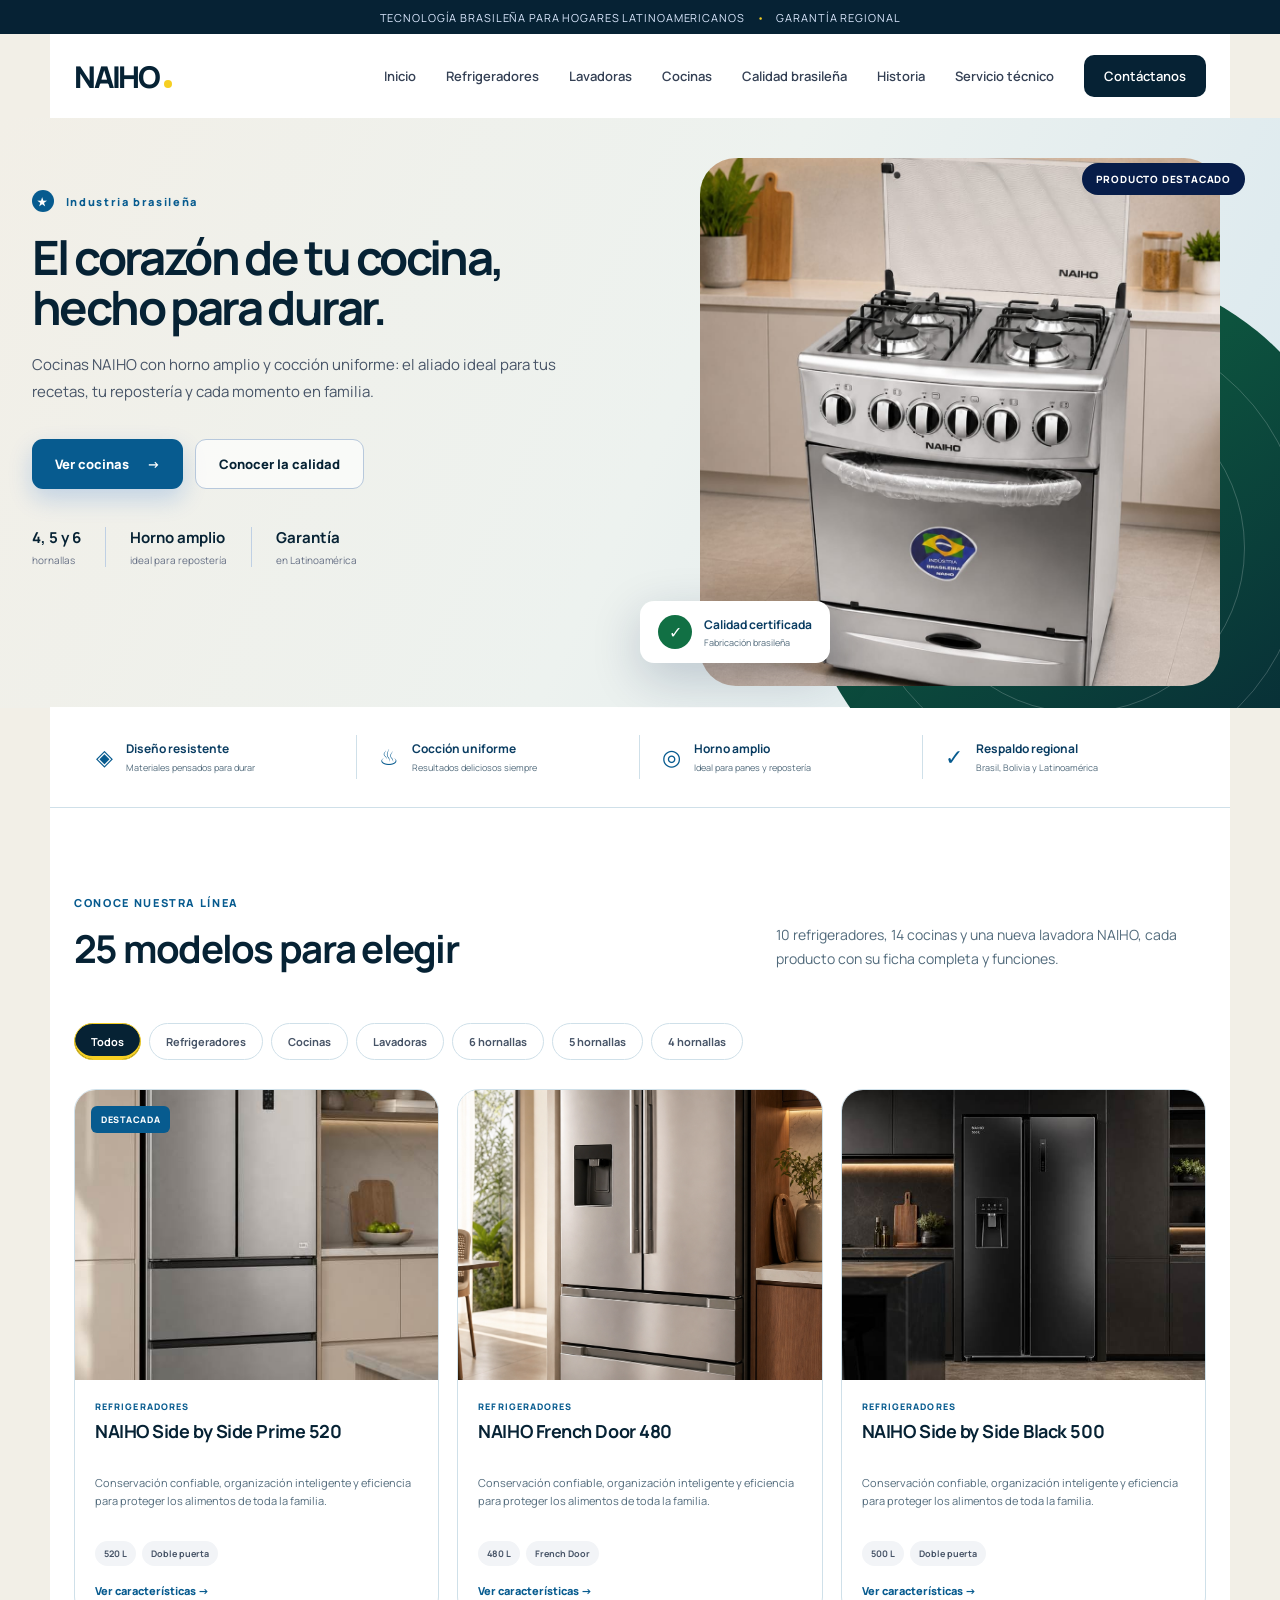
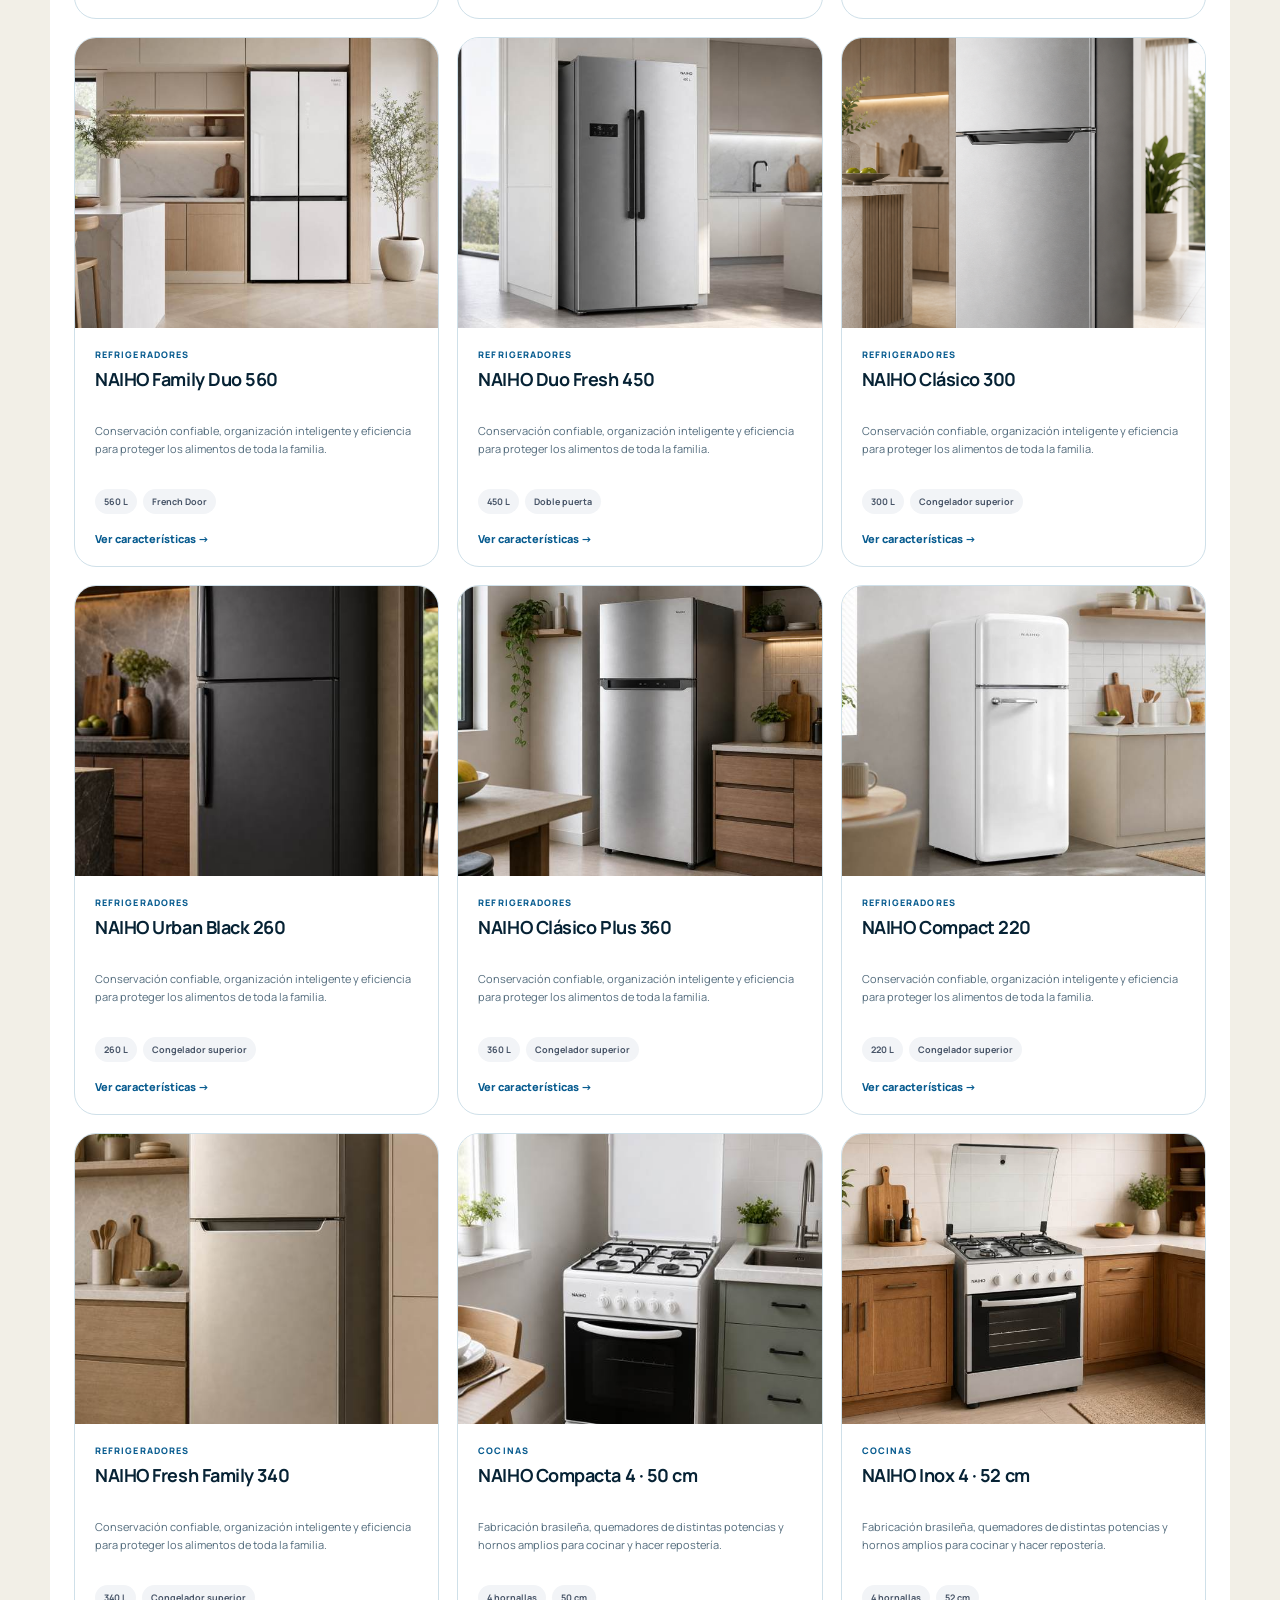
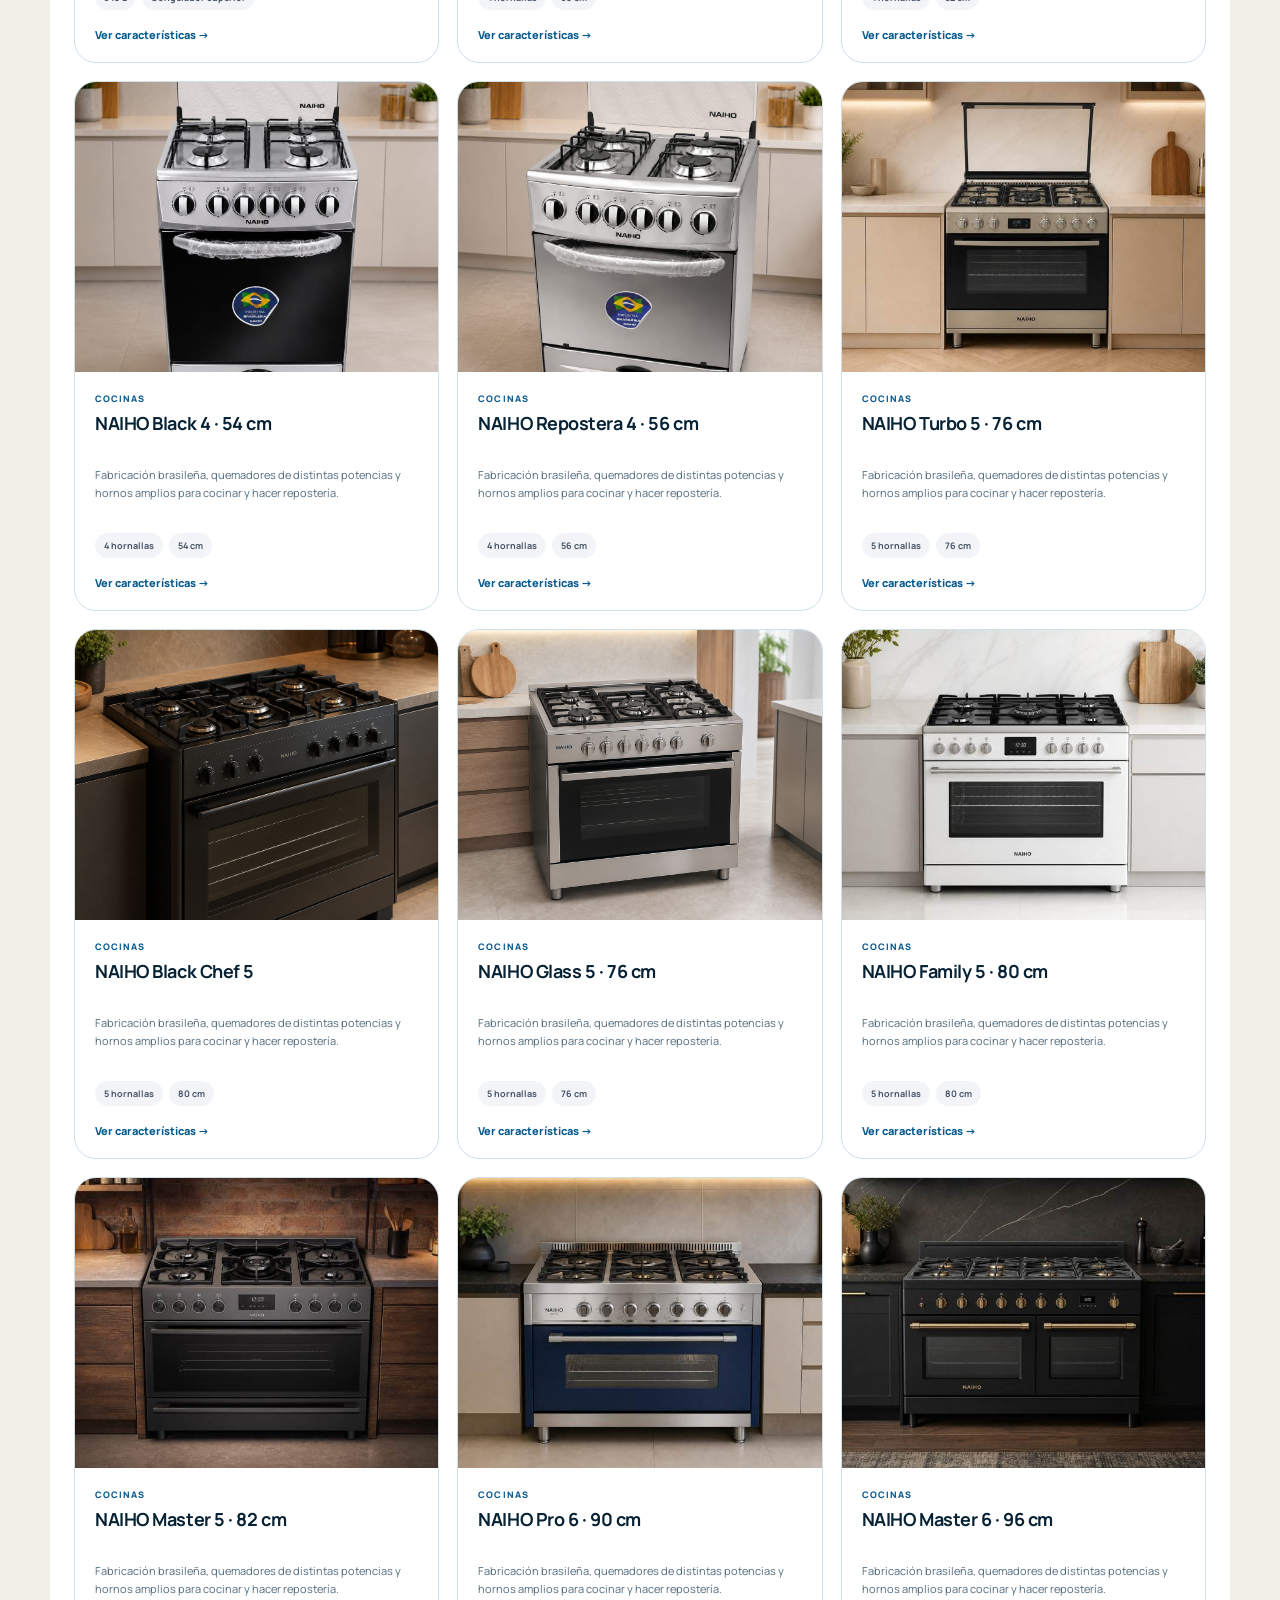
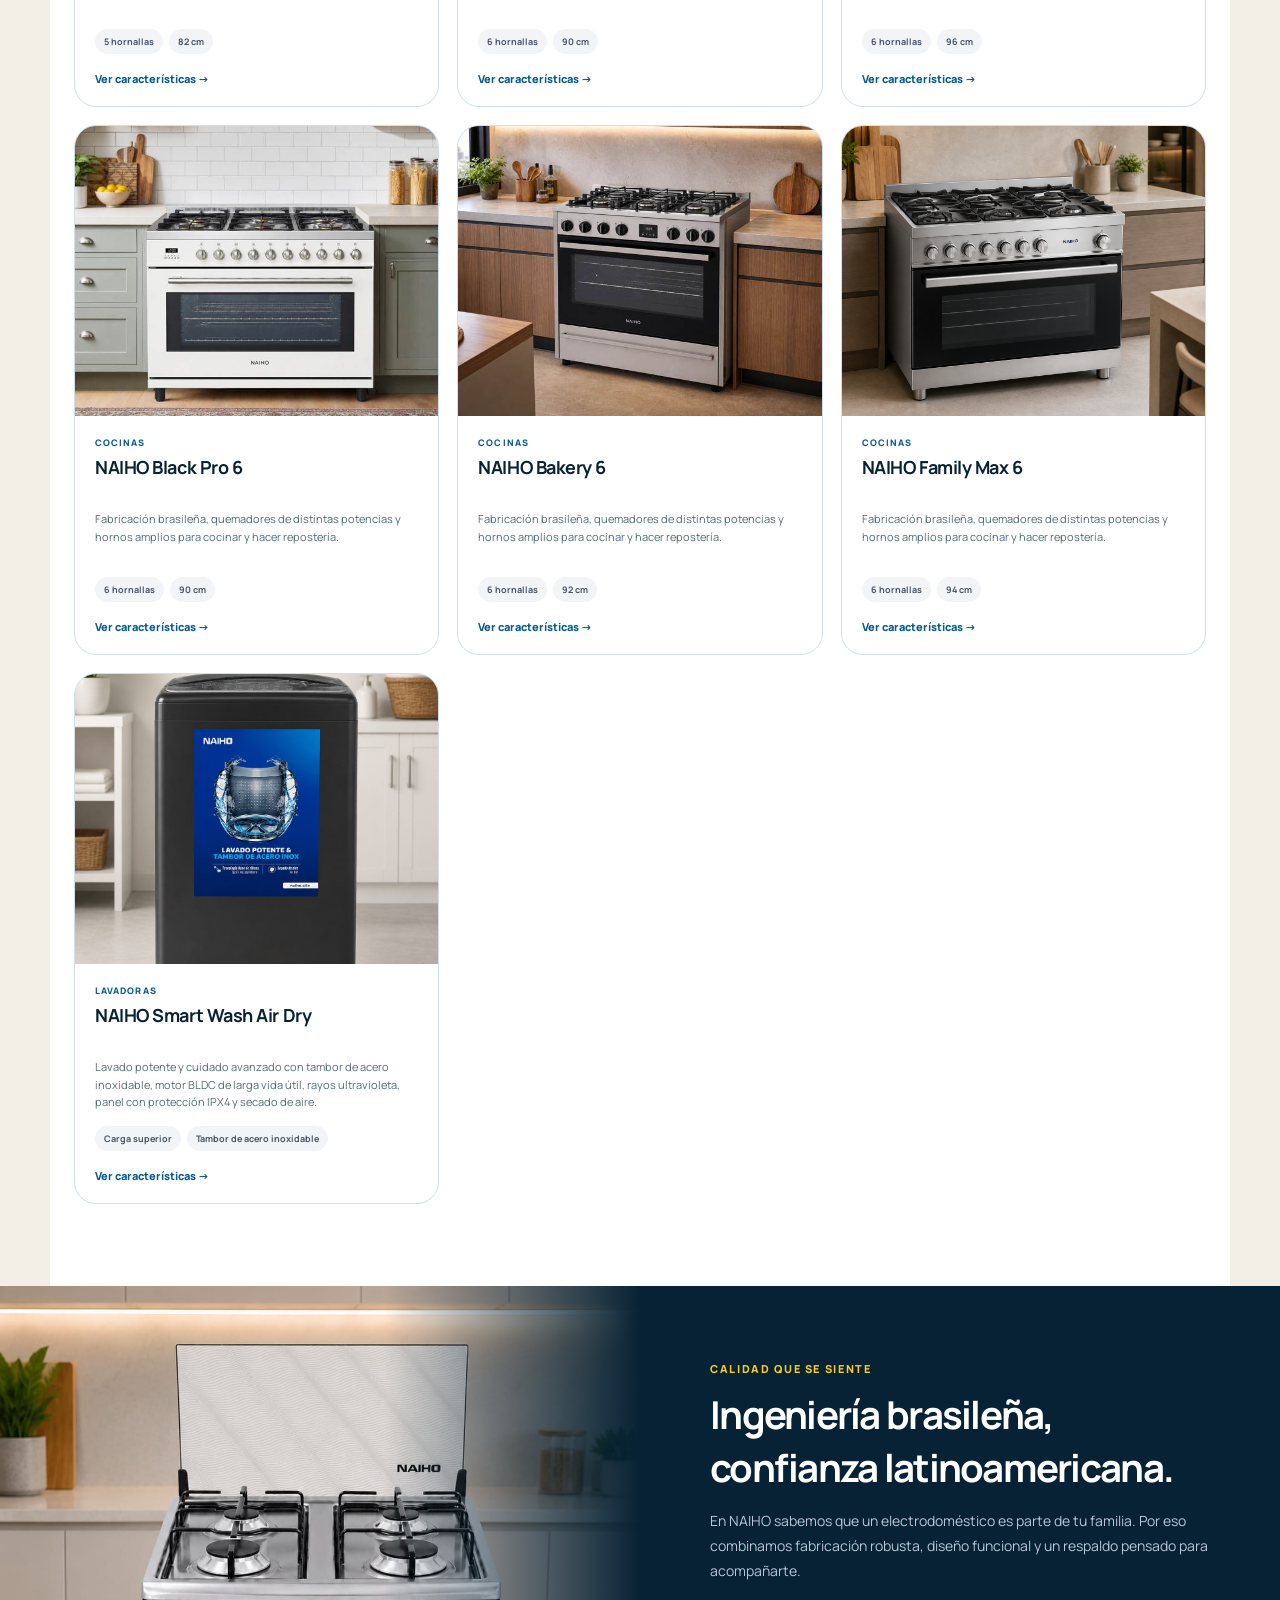
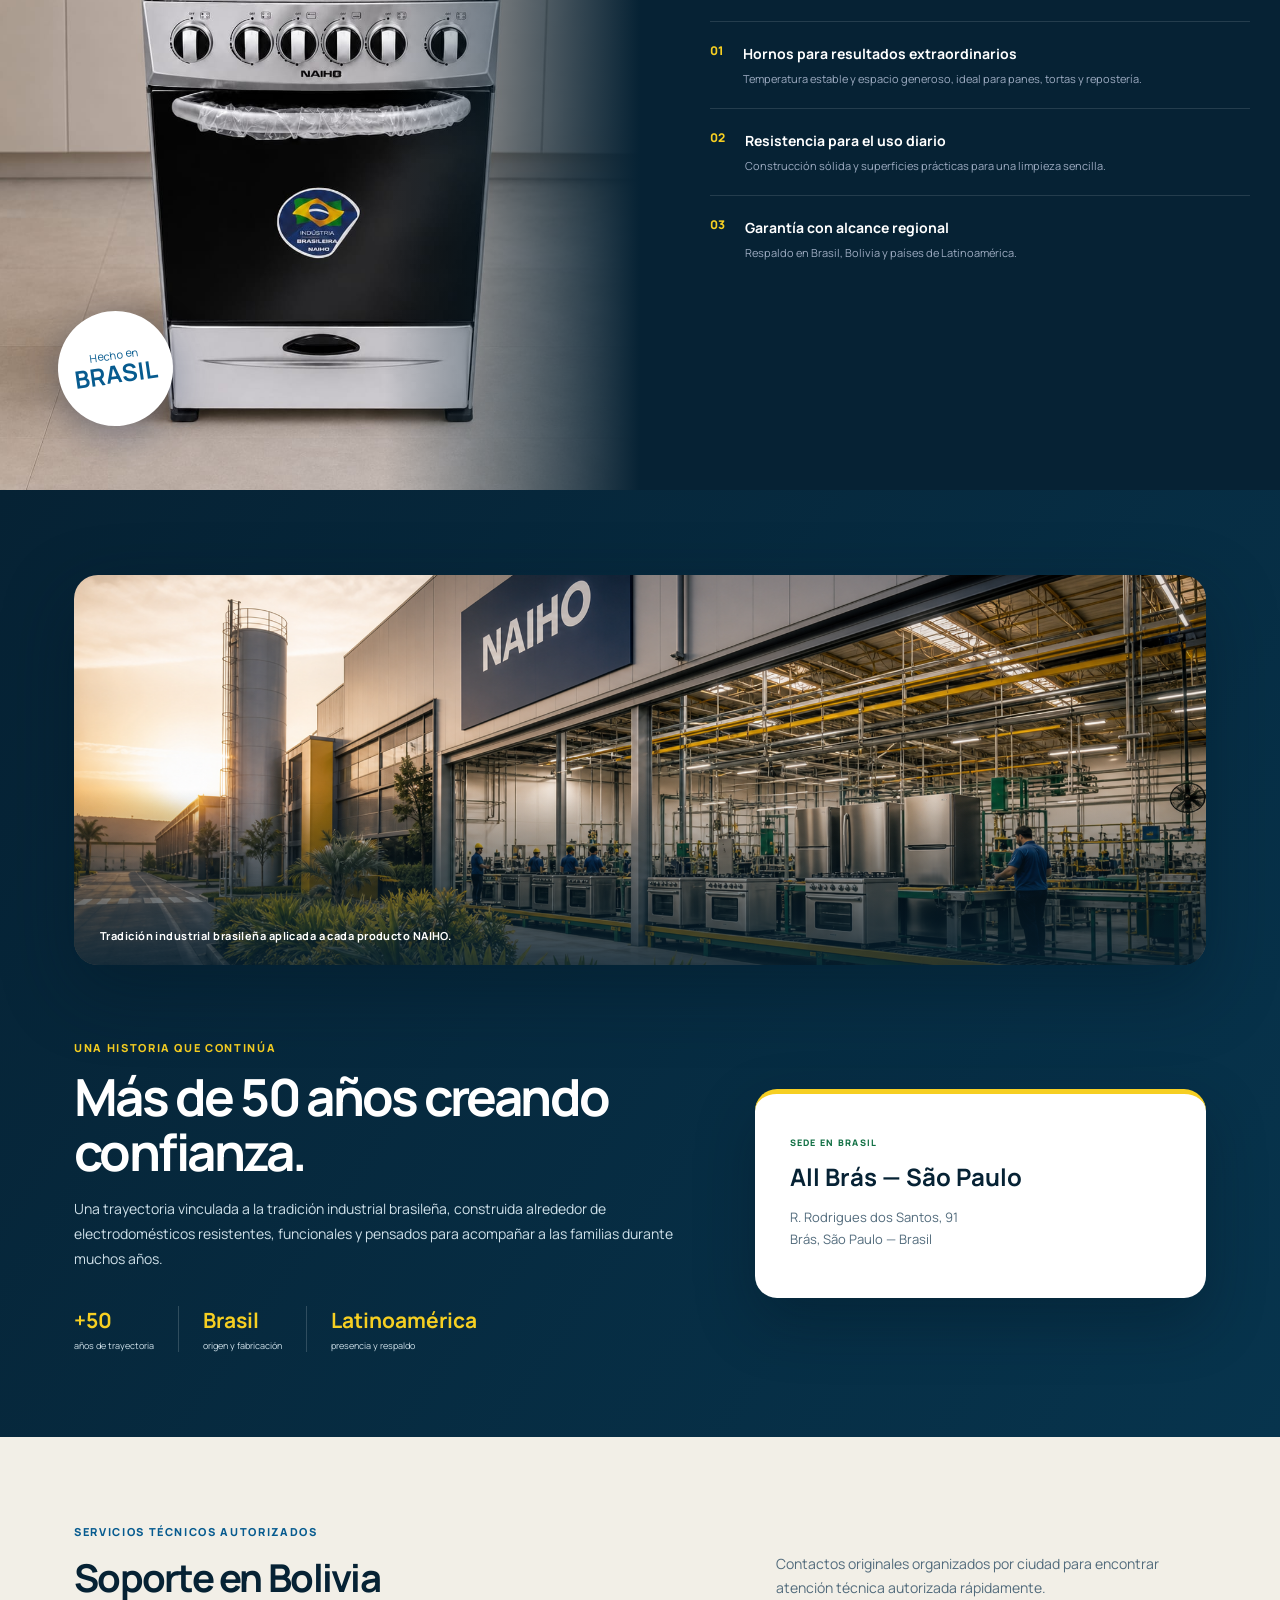
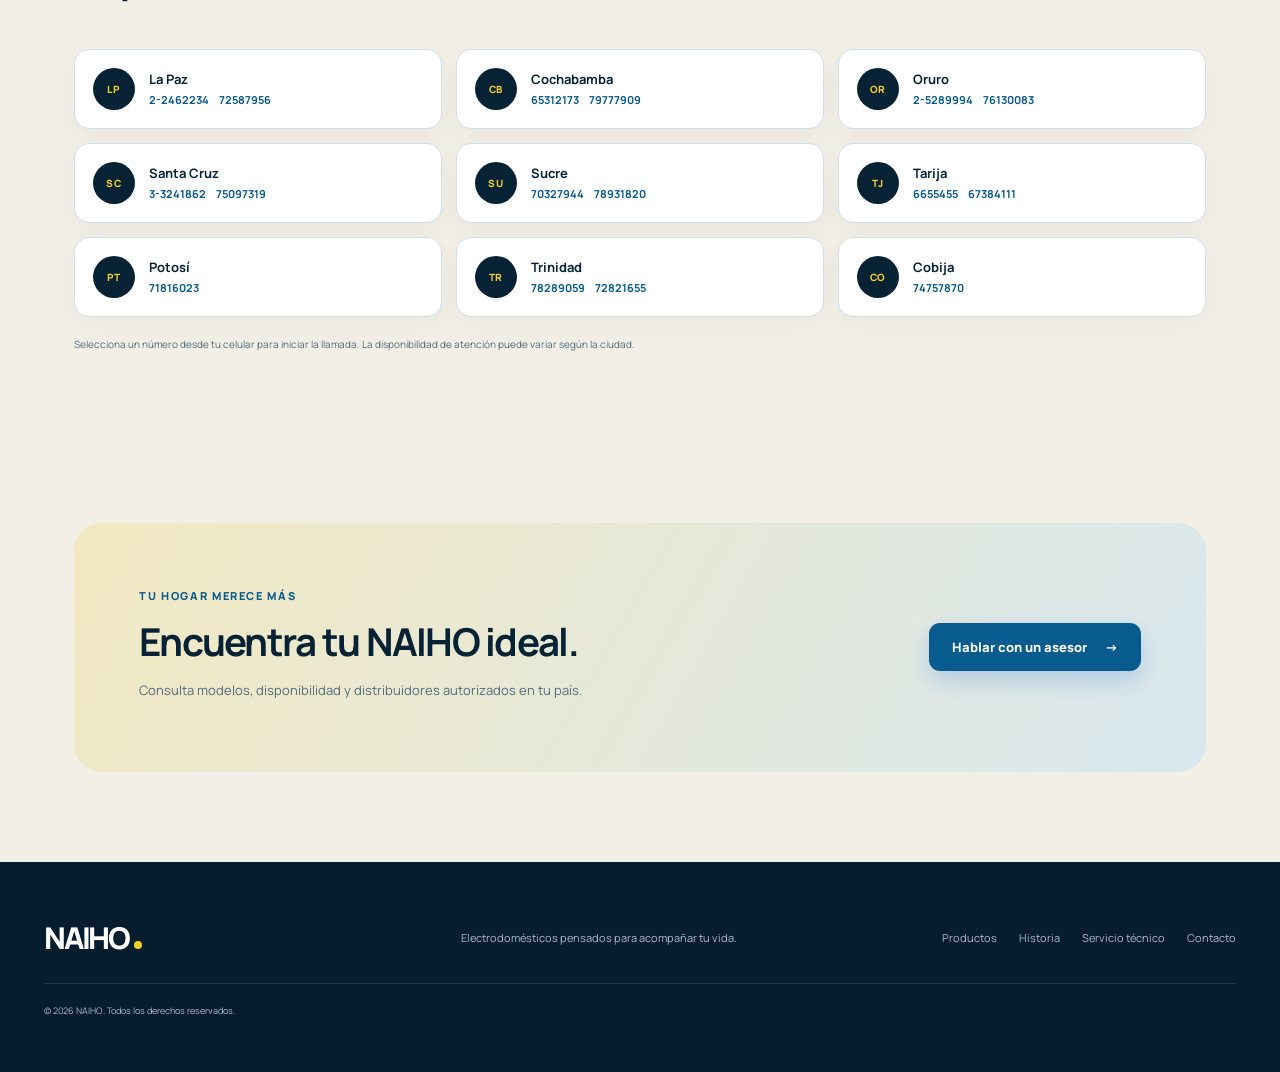
<file: index.html>
<!doctype html>
<html lang="es">
<head>
  <meta charset="utf-8">
  <meta name="viewport" content="width=device-width,initial-scale=1">
  <meta name="theme-color" content="#071d49">
  <meta name="description" content="NAIHO: cocinas y refrigeradores de calidad, con fabricación brasileña y garantía en Latinoamérica.">
  <title>NAIHO | Electrodomésticos para tu hogar</title>
  <link rel="preconnect" href="https://fonts.googleapis.com">
  <link rel="preconnect" href="https://fonts.gstatic.com" crossorigin>
  <link href="https://fonts.googleapis.com/css2?family=Manrope:wght@400;500;600;700;800&display=swap" rel="stylesheet">
  <link rel="stylesheet" href="styles.css">
</head>
<body>
  <div class="topbar">Tecnología brasileña para hogares latinoamericanos <span>•</span> Garantía regional</div>
  <header class="header" id="inicio">
    <a class="logo" href="#inicio" aria-label="NAIHO inicio">NAIHO<span></span></a>
    <button class="menu" aria-label="Abrir menú" aria-expanded="false"><i></i><i></i><i></i></button>
    <nav class="nav" aria-label="Navegación principal">
      <a href="#inicio">Inicio</a>
      <a href="refrigeradores.html">Refrigeradores</a>
      <a href="lavadoras.html">Lavadoras</a>
      <a href="cocinas.html">Cocinas</a>
      <a href="#calidad">Calidad brasileña</a>
      <a href="#historia">Historia</a>
      <a href="#servicio">Servicio técnico</a>
      <a href="#contacto" class="nav-cta">Contáctanos</a>
    </nav>
  </header>

  <main>
    <section class="hero">
      <div class="hero-copy">
        <div class="eyebrow"><span>★</span> Industria brasileña</div>
        <h1>El corazón de tu cocina, hecho para durar.</h1>
        <p>Cocinas NAIHO con horno amplio y cocción uniforme: el aliado ideal para tus recetas, tu repostería y cada momento en familia.</p>
        <div class="hero-actions">
          <a href="#productos" class="button primary">Ver cocinas <span>→</span></a>
          <a href="#calidad" class="button secondary">Conocer la calidad</a>
        </div>
        <div class="hero-proof">
          <div><b>4, 5 y 6</b><small>hornallas</small></div>
          <div><b>Horno amplio</b><small>ideal para repostería</small></div>
          <div><b>Garantía</b><small>en Latinoamérica</small></div>
        </div>
      </div>
      <div class="hero-visual">
        <div class="blue-orbit"></div>
        <span class="hero-label">Producto destacado</span>
        <img src="assets/cocina-naiho-plata.png" alt="Cocina NAIHO plateada de cuatro hornallas, fabricación brasileña">
        <div class="floating-card"><span>✓</span><div><b>Calidad certificada</b><small>Fabricación brasileña</small></div></div>
      </div>
    </section>

    <section class="trust-strip" aria-label="Ventajas NAIHO">
      <article><span>◈</span><div><b>Diseño resistente</b><small>Materiales pensados para durar</small></div></article>
      <article><span>♨</span><div><b>Cocción uniforme</b><small>Resultados deliciosos siempre</small></div></article>
      <article><span>◎</span><div><b>Horno amplio</b><small>Ideal para panes y repostería</small></div></article>
      <article><span>✓</span><div><b>Respaldo regional</b><small>Brasil, Bolivia y Latinoamérica</small></div></article>
    </section>

    <section class="products section" id="productos">
      <div class="section-heading">
        <div><span class="kicker">CONOCE NUESTRA LÍNEA</span><h2>Diseñados para tu día a día</h2></div>
        <p>Soluciones confiables que combinan capacidad, eficiencia y un estilo que transforma tu hogar.</p>
      </div>
      <div class="tabs" role="tablist" aria-label="Categorías de productos">
        <button class="tab active" data-filter="todos" role="tab" aria-selected="true">Todos</button>
        <button class="tab" data-filter="refrigeradores" role="tab">Refrigeradores</button>
        <button class="tab" data-filter="cocinas" role="tab">Cocinas</button>
        <button class="tab" data-filter="lavadoras" role="tab">Lavadoras</button>
        <button class="tab" data-filter="6-hornallas" role="tab">6 hornallas</button>
        <button class="tab" data-filter="5-hornallas" role="tab">5 hornallas</button>
        <button class="tab" data-filter="4-hornallas" role="tab">4 hornallas</button>
      </div>
      <div class="product-grid">
        <article class="product-card featured" data-category="cocinas 4-hornallas">
          <div class="product-image local"><span class="badge">DESTACADA</span><img src="assets/cocina-naiho-negra.png" alt="Cocina NAIHO negra de cuatro hornallas"></div>
          <div class="product-info"><small>COCINAS</small><h3>Cocina NAIHO 4 hornallas</h3><p>Compacta, potente y con horno amplio para repostería.</p><div class="chips"><span>Horno amplio</span><span>Acero</span></div><a class="card-link" href="producto-cocina-4.html">Ver características →</a></div>
        </article>
        <article class="product-card" data-category="refrigeradores">
          <div class="product-image real-photo"><span class="badge cool">NUEVO</span><img src="assets/refrigerador-doble-puerta.png" alt="Refrigerador NAIHO de doble puerta en acero inoxidable"></div>
          <div class="product-info"><small>REFRIGERACIÓN</small><h3>Refrigerador Doble Puerta</h3><p>Más espacio, orden y frescura para toda la familia.</p><div class="chips"><span>No Frost</span><span>Gran capacidad</span></div><a class="card-link" href="producto-refrigerador-doble.html">Ver características →</a></div>
        </article>
        <article class="product-card" data-category="refrigeradores">
          <div class="product-image real-photo"><img src="assets/refrigerador-clasico.png" alt="Refrigerador NAIHO clásico con congelador superior"></div>
          <div class="product-info"><small>REFRIGERACIÓN</small><h3>Refrigerador Clásico</h3><p>Eficiencia y conservación confiable en un diseño versátil.</p><div class="chips"><span>Eficiente</span><span>Silencioso</span></div><a class="card-link" href="producto-refrigerador-clasico.html">Ver características →</a></div>
        </article>
        <article class="product-card" data-category="cocinas 6-hornallas">
          <div class="product-image real-photo landscape"><img src="assets/cocina-6-hornallas.png" alt="Cocina NAIHO de seis hornallas y horno amplio"></div>
          <div class="product-info"><small>COCINAS</small><h3>Cocina NAIHO 6 hornallas</h3><p>Máxima capacidad para quienes cocinan a lo grande.</p><div class="chips"><span>6 hornallas</span><span>Extra amplia</span></div><a class="card-link" href="producto-cocina-6.html">Ver características →</a></div>
        </article>
        <article class="product-card" data-category="cocinas 5-hornallas">
          <div class="product-image real-photo landscape"><img src="assets/cocina-5-hornallas.png" alt="Cocina NAIHO de cinco hornallas"></div>
          <div class="product-info"><small>COCINAS</small><h3>Cocina NAIHO 5 hornallas</h3><p>Potencia versátil y control preciso para cada preparación.</p><div class="chips"><span>5 hornallas</span><span>Multifunción</span></div><a class="card-link" href="producto-cocina-5.html">Ver características →</a></div>
        </article>
        <article class="product-card" data-category="cocinas 4-hornallas">
          <div class="product-image local crop"><img src="assets/cocina-naiho-plata.png" alt="Cocina NAIHO plateada de cuatro hornallas"></div>
          <div class="product-info"><small>COCINAS</small><h3>Cocina NAIHO 4 hornallas</h3><p>El tamaño perfecto con un horno que sorprende por su capacidad.</p><div class="chips"><span>4 hornallas</span><span>Fácil limpieza</span></div><a class="card-link" href="producto-cocina-4.html">Ver características →</a></div>
        </article>
      </div>
    </section>

    <section class="quality" id="calidad">
      <div class="quality-image"><img src="assets/cocina-naiho-negra.png" alt="Detalle de cocina NAIHO de fabricación brasileña"><span>Hecho en<br><b>Brasil</b></span></div>
      <div class="quality-copy"><span class="kicker light">CALIDAD QUE SE SIENTE</span><h2>Ingeniería brasileña,<br>confianza latinoamericana.</h2><p>En NAIHO sabemos que un electrodoméstico es parte de tu familia. Por eso combinamos fabricación robusta, diseño funcional y un respaldo pensado para acompañarte.</p>
        <div class="quality-list"><article><span>01</span><div><b>Hornos para resultados extraordinarios</b><p>Temperatura estable y espacio generoso, ideal para panes, tortas y repostería.</p></div></article><article><span>02</span><div><b>Resistencia para el uso diario</b><p>Construcción sólida y superficies prácticas para una limpieza sencilla.</p></div></article><article><span>03</span><div><b>Garantía con alcance regional</b><p>Respaldo en Brasil, Bolivia y países de Latinoamérica.</p></div></article></div>
      </div>
    </section>

    <section class="history-section" id="historia">
      <figure class="history-factory"><img src="assets/fabrica-naiho-brasil.png" alt="Fábrica NAIHO de cocinas y refrigeradores en Brasil"><figcaption>Tradición industrial brasileña aplicada a cada producto NAIHO.</figcaption></figure>
      <div class="history-copy">
        <span class="kicker light">UNA HISTORIA QUE CONTINÚA</span>
        <h2>Más de 50 años creando confianza.</h2>
        <p>Una trayectoria vinculada a la tradición industrial brasileña, construida alrededor de electrodomésticos resistentes, funcionales y pensados para acompañar a las familias durante muchos años.</p>
        <div class="history-stats"><div><b>+50</b><small>años de trayectoria</small></div><div><b>Brasil</b><small>origen y fabricación</small></div><div><b>Latinoamérica</b><small>presencia y respaldo</small></div></div>
      </div>
      <address class="factory-card">
        <span>SEDE EN BRASIL</span>
        <h3>All Brás — São Paulo</h3>
        <p>R. Rodrigues dos Santos, 91<br>Brás, São Paulo — Brasil</p>
      </address>
    </section>

    <section class="service-section section" id="servicio">
      <div class="section-heading service-heading">
        <div><span class="kicker">SERVICIOS TÉCNICOS AUTORIZADOS</span><h2>Soporte en Bolivia</h2></div>
        <p>Contactos originales organizados por ciudad para encontrar atención técnica autorizada rápidamente.</p>
      </div>
      <div class="service-grid">
        <article><span>LP</span><div><b>La Paz</b><a href="tel:22462234">2-2462234</a><a href="tel:72587956">72587956</a></div></article>
        <article><span>CB</span><div><b>Cochabamba</b><a href="tel:65312173">65312173</a><a href="tel:79777909">79777909</a></div></article>
        <article><span>OR</span><div><b>Oruro</b><a href="tel:25289994">2-5289994</a><a href="tel:76130083">76130083</a></div></article>
        <article><span>SC</span><div><b>Santa Cruz</b><a href="tel:33241862">3-3241862</a><a href="tel:75097319">75097319</a></div></article>
        <article><span>SU</span><div><b>Sucre</b><a href="tel:70327944">70327944</a><a href="tel:78931820">78931820</a></div></article>
        <article><span>TJ</span><div><b>Tarija</b><a href="tel:6655455">6655455</a><a href="tel:67384111">67384111</a></div></article>
        <article><span>PT</span><div><b>Potosí</b><a href="tel:71816023">71816023</a></div></article>
        <article><span>TR</span><div><b>Trinidad</b><a href="tel:78289059">78289059</a><a href="tel:72821655">72821655</a></div></article>
        <article><span>CO</span><div><b>Cobija</b><a href="tel:74757870">74757870</a></div></article>
      </div>
      <p class="service-note">Selecciona un número desde tu celular para iniciar la llamada. La disponibilidad de atención puede variar según la ciudad.</p>
    </section>

    <section class="cta" id="contacto"><div><span class="kicker">TU HOGAR MERECE MÁS</span><h2>Encuentra tu NAIHO ideal.</h2><p>Consulta modelos, disponibilidad y distribuidores autorizados en tu país.</p></div><a class="button primary" href="https://wa.me/591" target="_blank" rel="noopener">Hablar con un asesor <span>→</span></a></section>
  </main>
  <footer><a class="logo light-logo" href="#inicio">NAIHO<span></span></a><p>Electrodomésticos pensados para acompañar tu vida.</p><div><a href="#productos">Productos</a><a href="#historia">Historia</a><a href="#servicio">Servicio técnico</a><a href="#contacto">Contacto</a></div><small>© 2026 NAIHO. Todos los derechos reservados.</small></footer>
  <script src="pages-v2.js?v=comentarios2"></script>
  <script src="home-catalog.js?v=3"></script>
  <script src="script.js"></script>
</body>
</html>
</file>
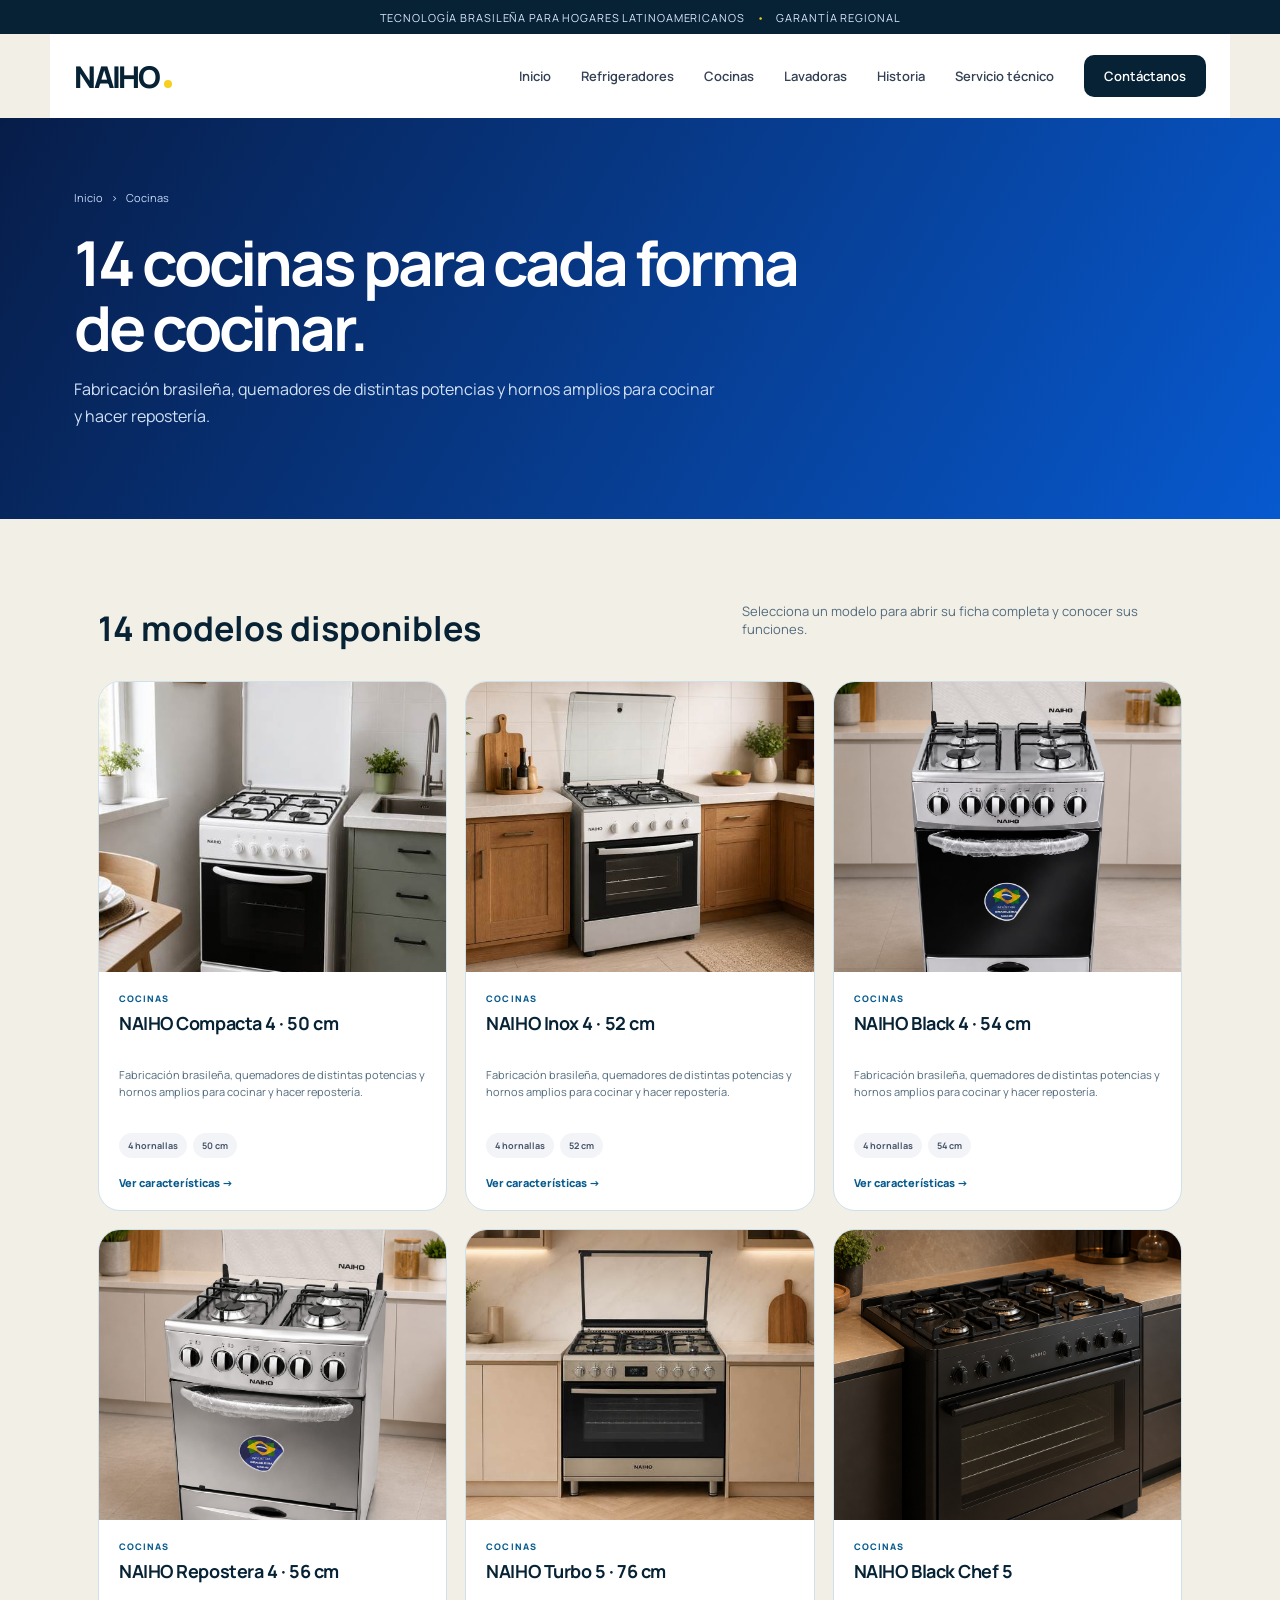
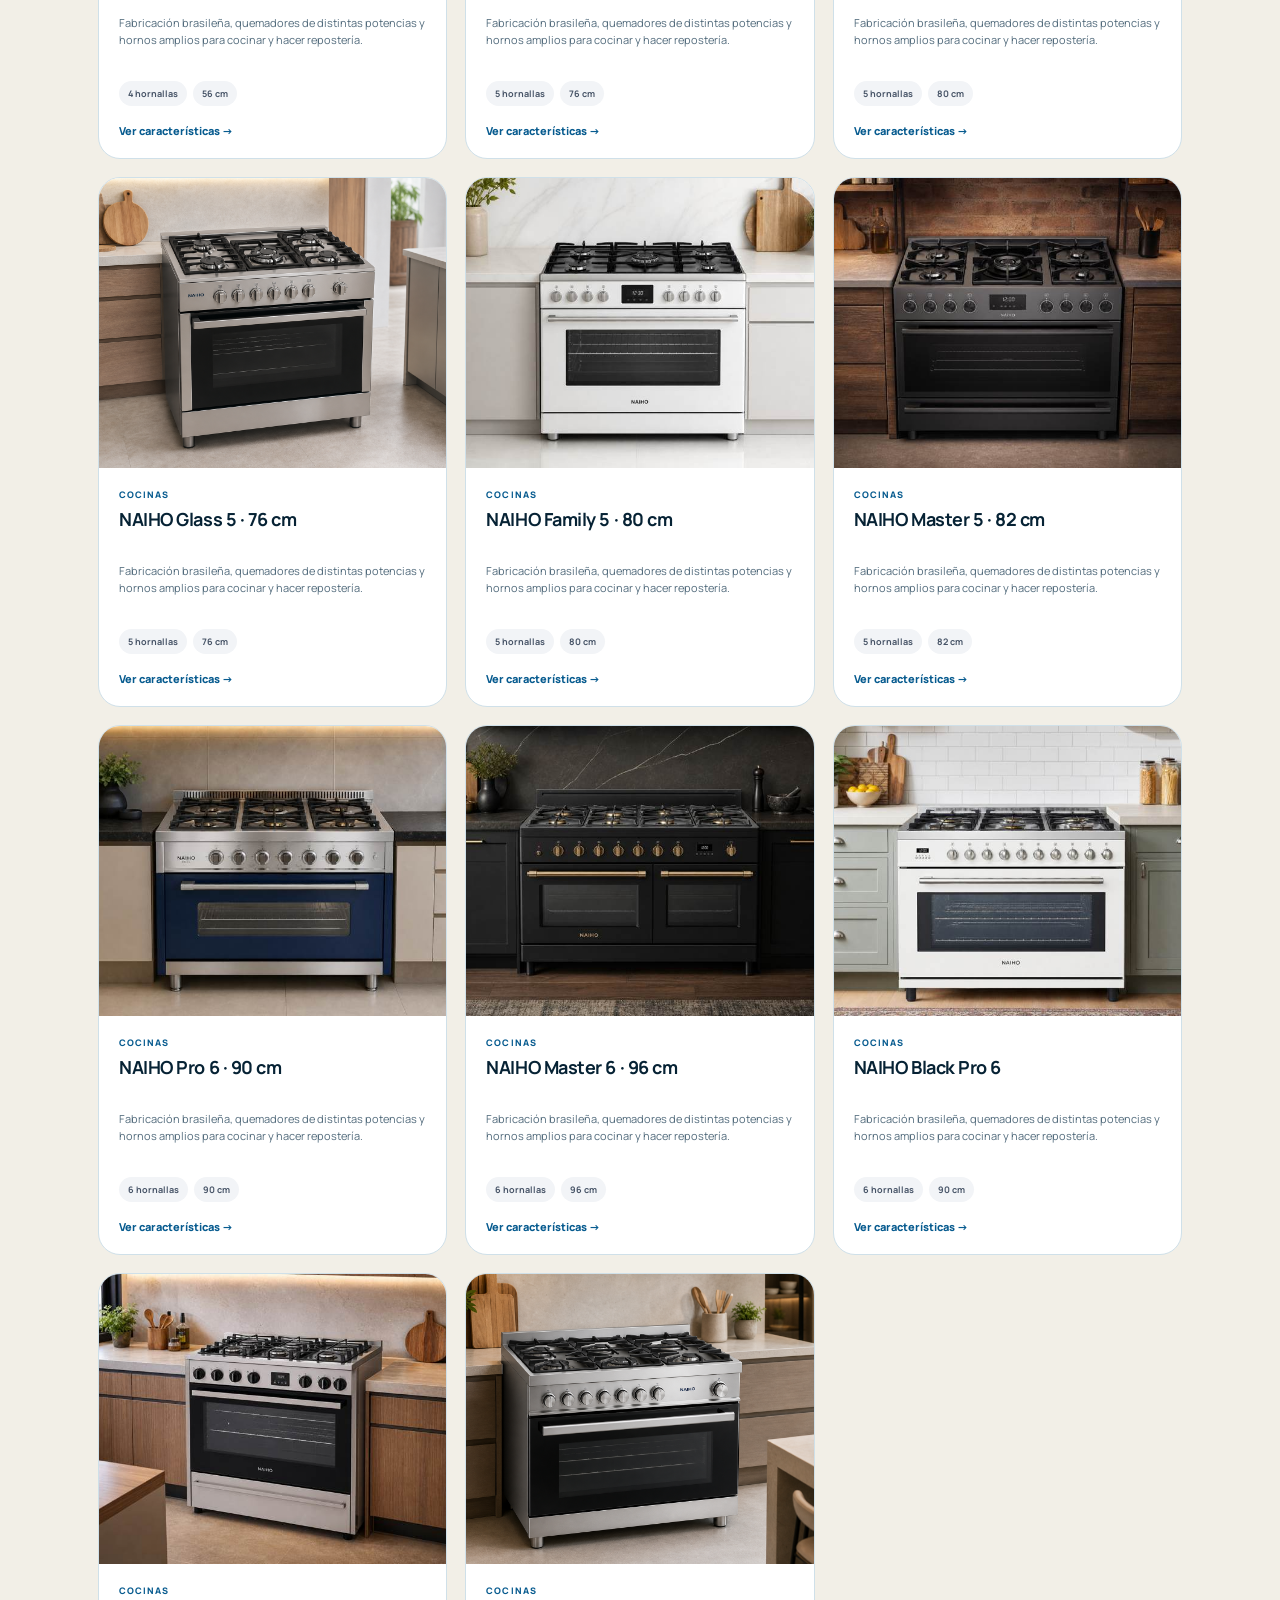
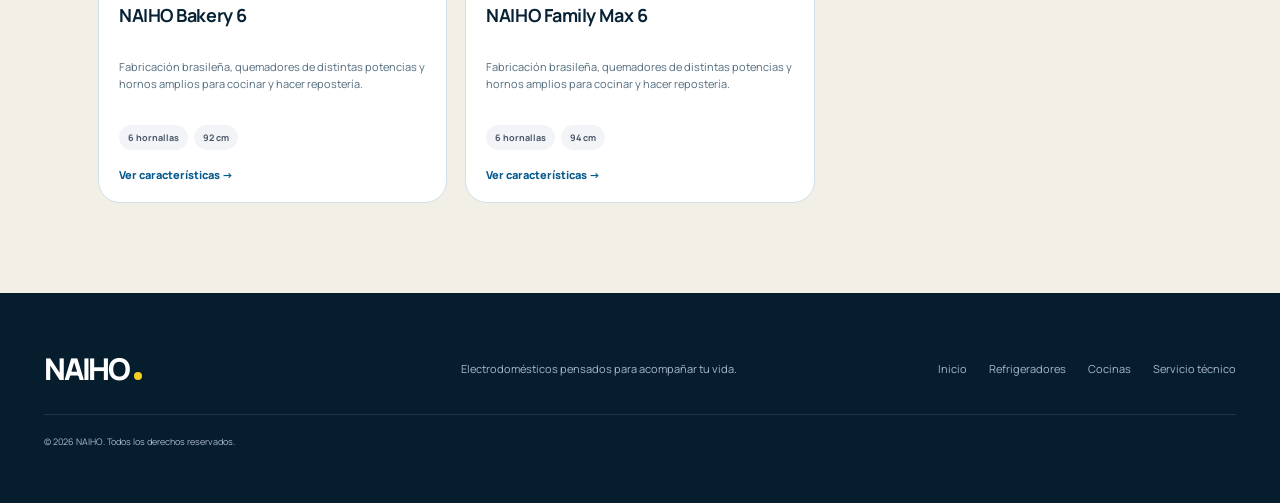
<file: cocinas.html>
<!doctype html><html lang="es"><head><meta charset="utf-8"><meta name="viewport" content="width=device-width,initial-scale=1"><meta name="description" content="Cocinas NAIHO de 4, 5 y 6 hornallas."><title>Cocinas | NAIHO</title><link rel="preconnect" href="https://fonts.googleapis.com"><link rel="preconnect" href="https://fonts.gstatic.com" crossorigin><link href="https://fonts.googleapis.com/css2?family=Manrope:wght@400;500;600;700;800&display=swap" rel="stylesheet"><link rel="stylesheet" href="pages.css"><link rel="stylesheet" href="styles.css"></head><body data-page="category" data-category="cocinas"><script src="pages-v2.js?v=comentarios2"></script></body></html>
</file>
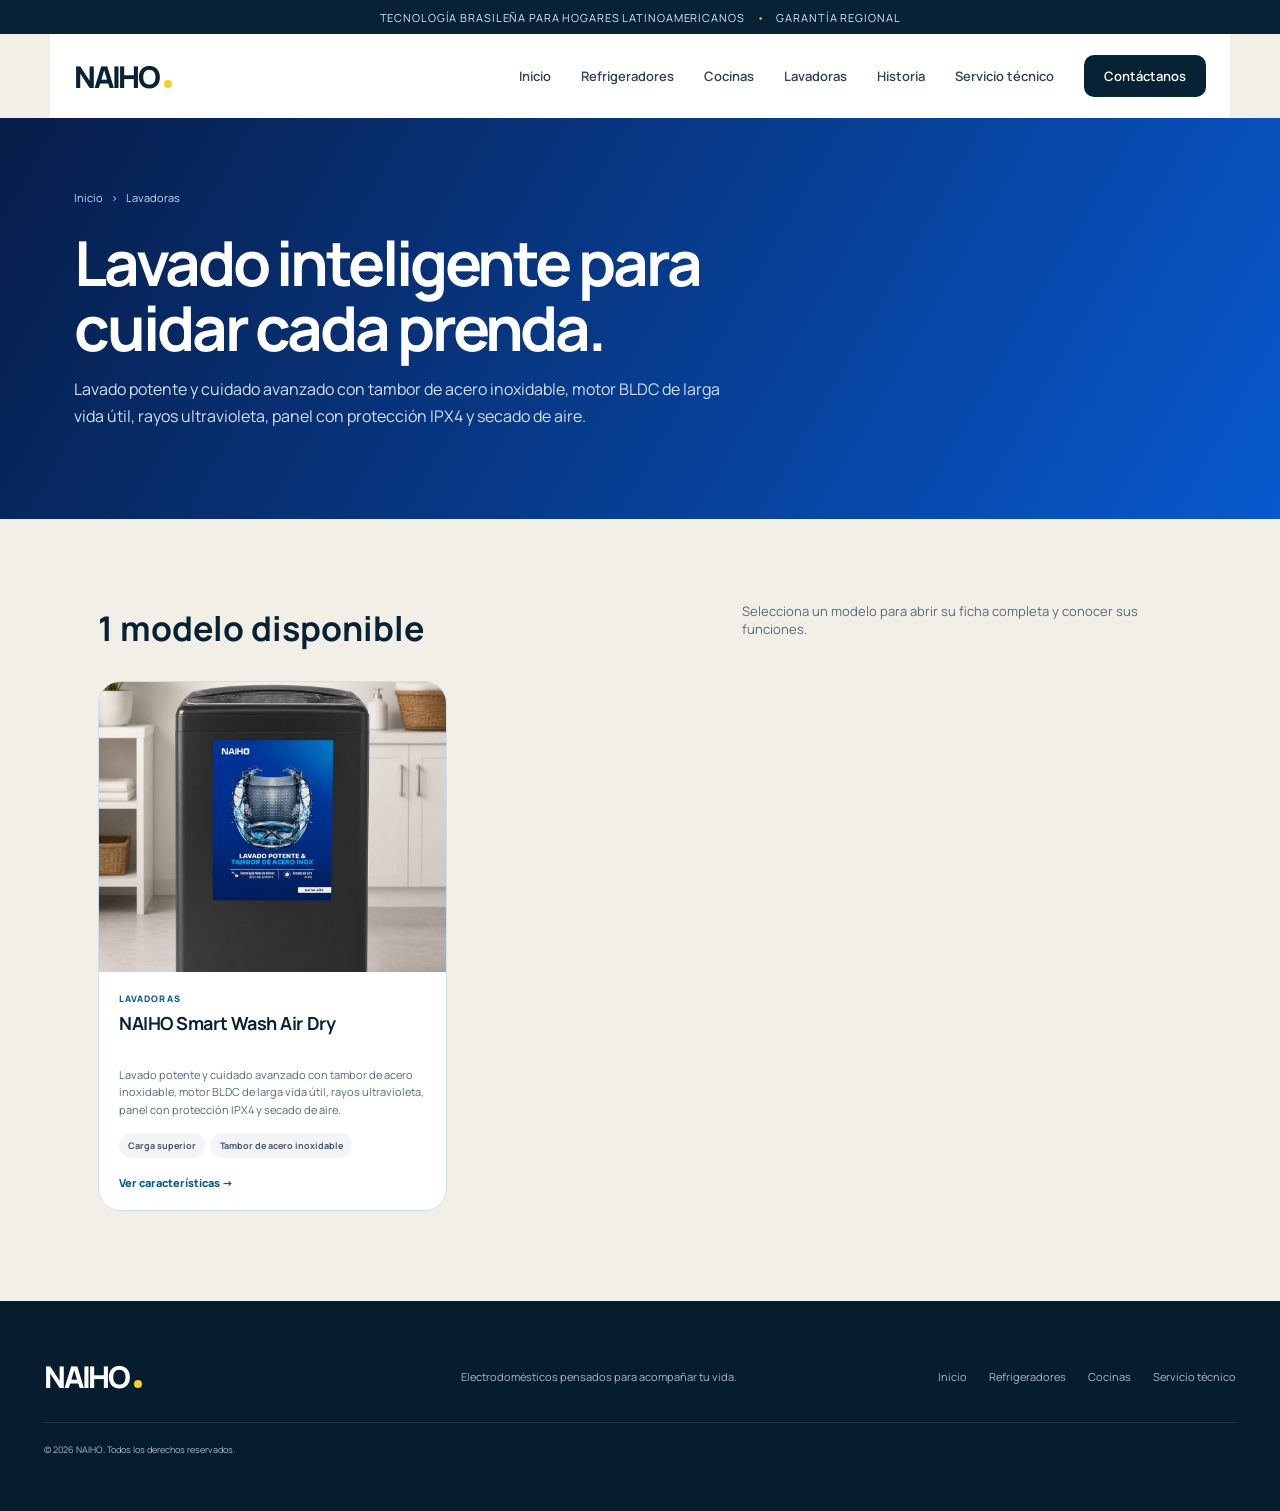
<file: lavadoras.html>
<!doctype html><html lang="es"><head><meta charset="utf-8"><meta name="viewport" content="width=device-width,initial-scale=1"><meta name="description" content="Lavadoras NAIHO con lavado inteligente, tambor de acero inoxidable y Air Dry."><title>Lavadoras | NAIHO</title><link rel="preconnect" href="https://fonts.googleapis.com"><link rel="preconnect" href="https://fonts.gstatic.com" crossorigin><link href="https://fonts.googleapis.com/css2?family=Manrope:wght@400;500;600;700;800&display=swap" rel="stylesheet"><link rel="stylesheet" href="pages.css"><link rel="stylesheet" href="styles.css"></head><body data-page="category" data-category="lavadoras"><script src="pages-v2.js?v=comentarios2"></script></body></html>
</file>
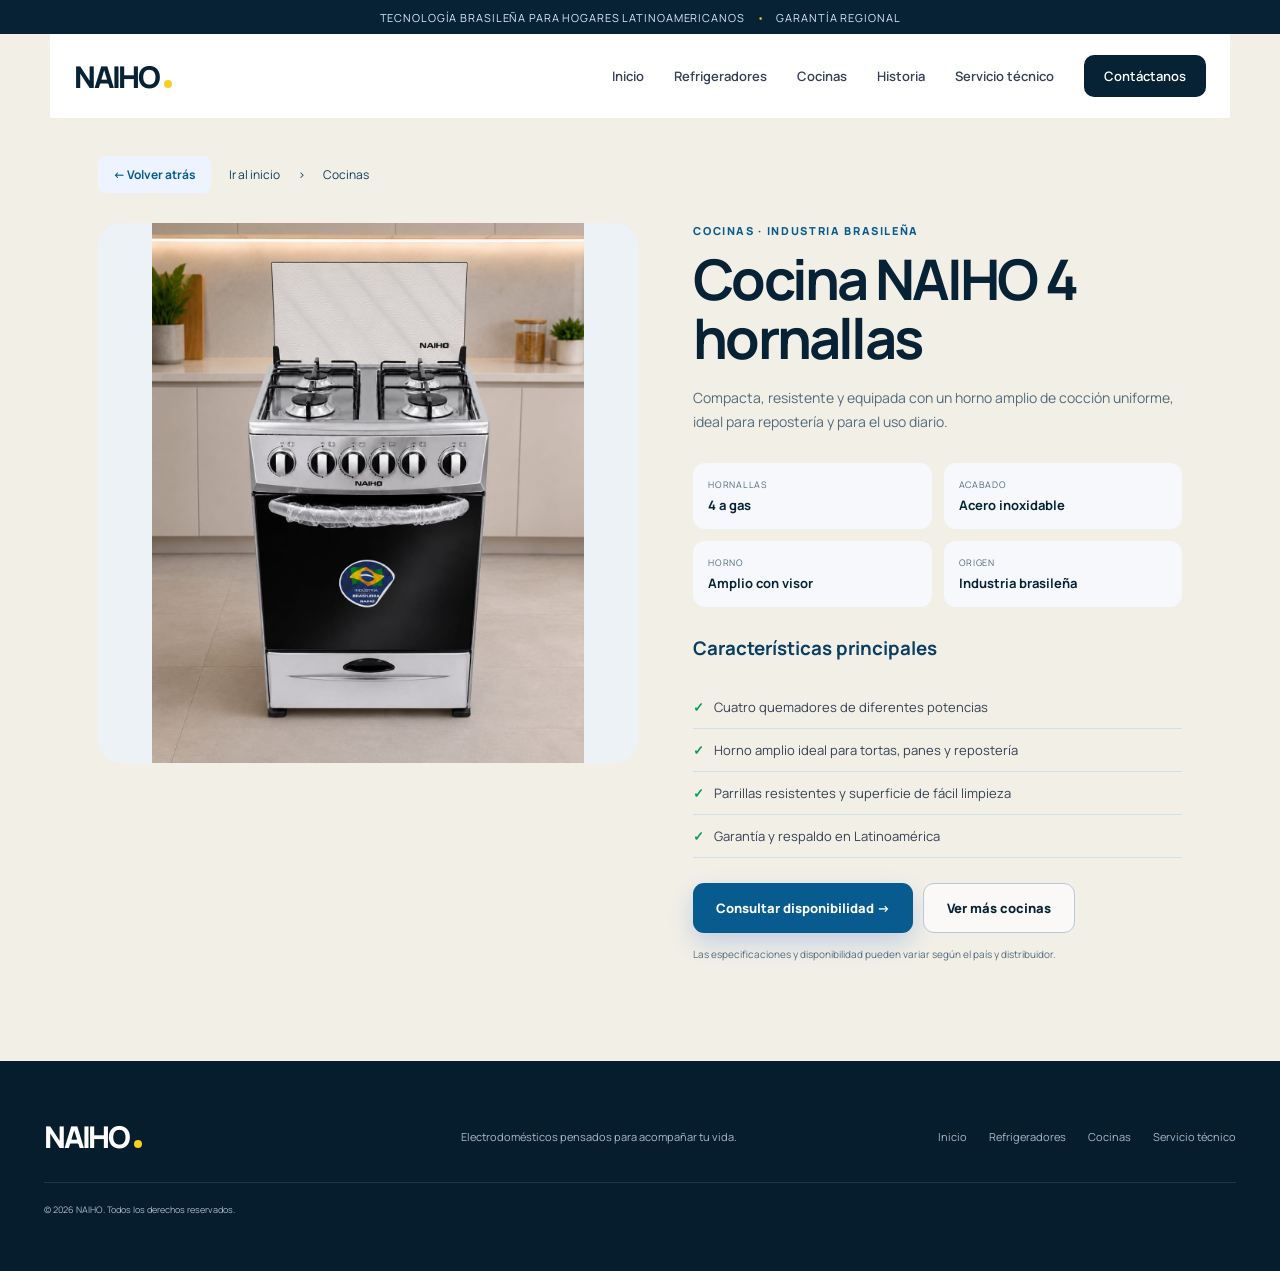
<file: producto-cocina-4.html>
<!doctype html><html lang="es"><head><meta charset="utf-8"><meta name="viewport" content="width=device-width,initial-scale=1"><title>Cocina 4 hornallas | NAIHO</title><link href="https://fonts.googleapis.com/css2?family=Manrope:wght@400;500;600;700;800&display=swap" rel="stylesheet"><link rel="stylesheet" href="pages.css"></head><body data-page="detail" data-product="cocina-4"><script src="pages.js"></script></body></html>
</file>
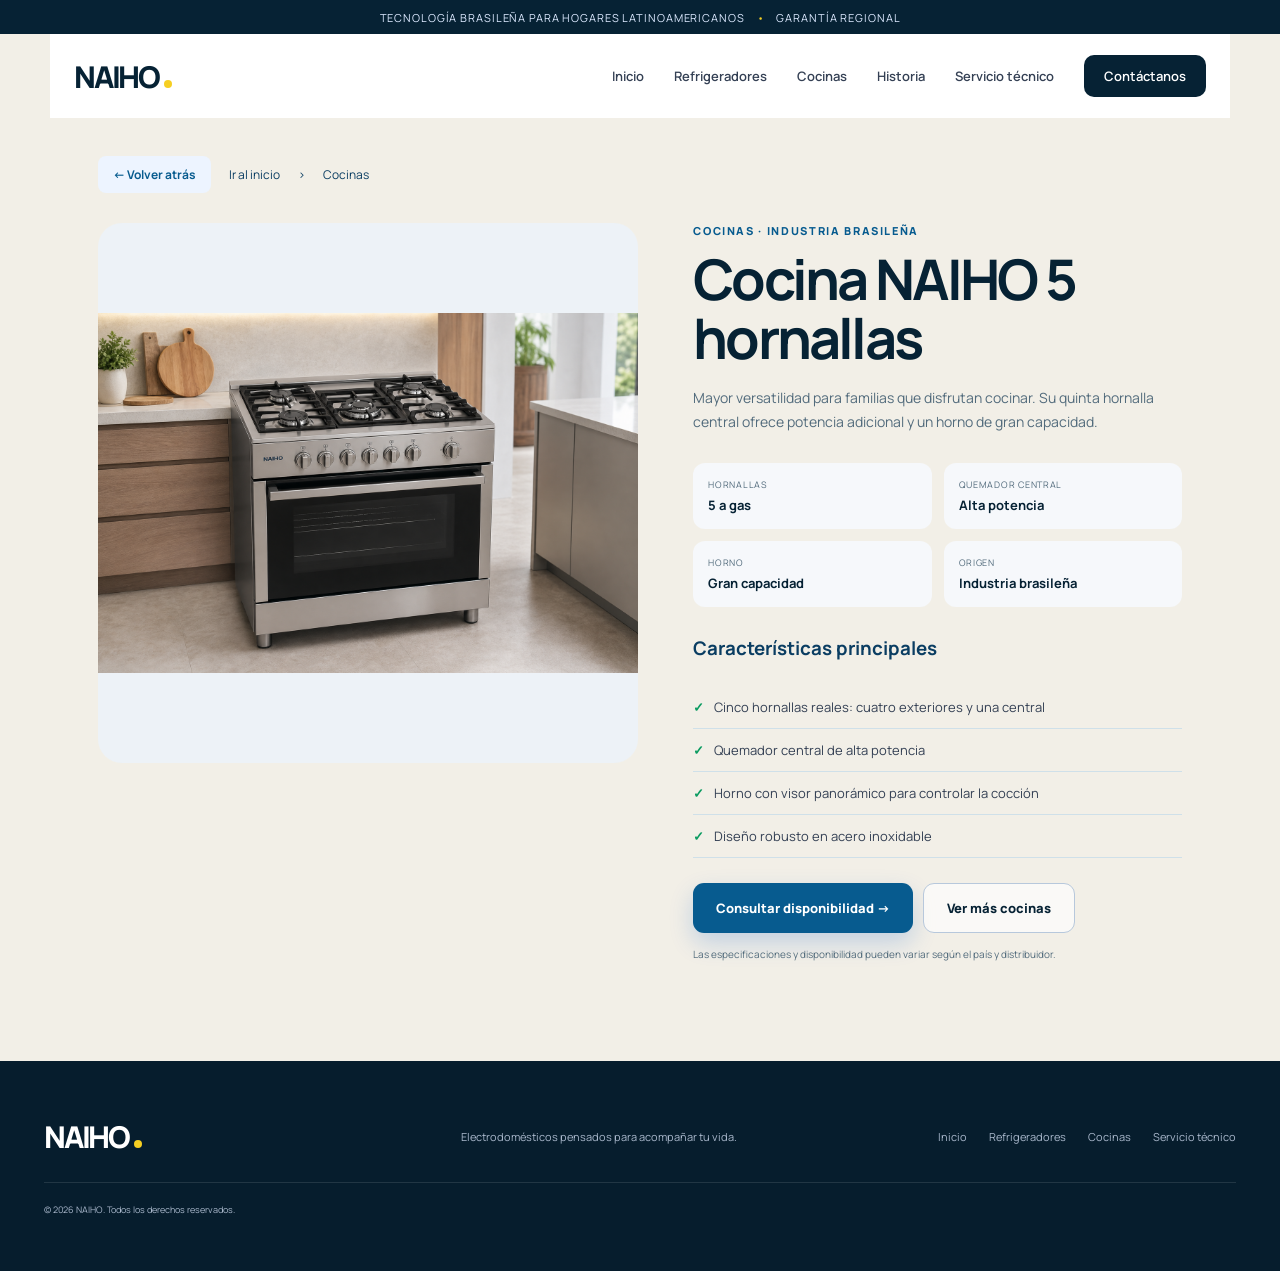
<file: producto-cocina-5.html>
<!doctype html><html lang="es"><head><meta charset="utf-8"><meta name="viewport" content="width=device-width,initial-scale=1"><title>Cocina 5 hornallas | NAIHO</title><link href="https://fonts.googleapis.com/css2?family=Manrope:wght@400;500;600;700;800&display=swap" rel="stylesheet"><link rel="stylesheet" href="pages.css"></head><body data-page="detail" data-product="cocina-5"><script src="pages.js"></script></body></html>
</file>
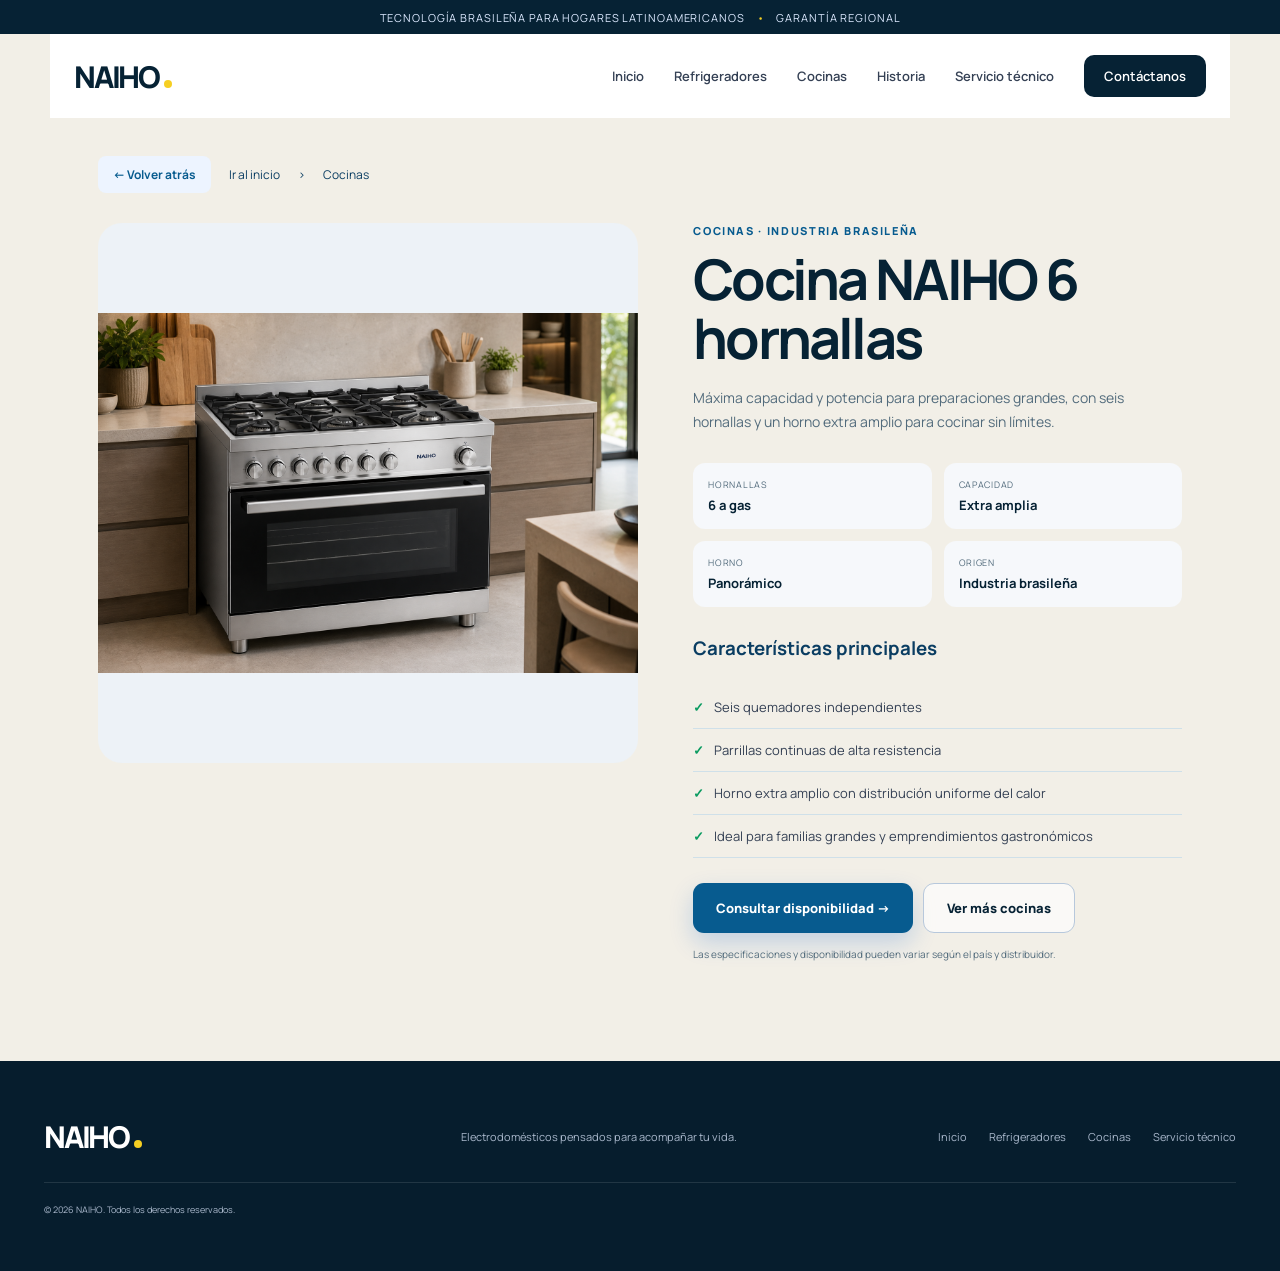
<file: producto-cocina-6.html>
<!doctype html><html lang="es"><head><meta charset="utf-8"><meta name="viewport" content="width=device-width,initial-scale=1"><title>Cocina 6 hornallas | NAIHO</title><link href="https://fonts.googleapis.com/css2?family=Manrope:wght@400;500;600;700;800&display=swap" rel="stylesheet"><link rel="stylesheet" href="pages.css"></head><body data-page="detail" data-product="cocina-6"><script src="pages.js"></script></body></html>
</file>
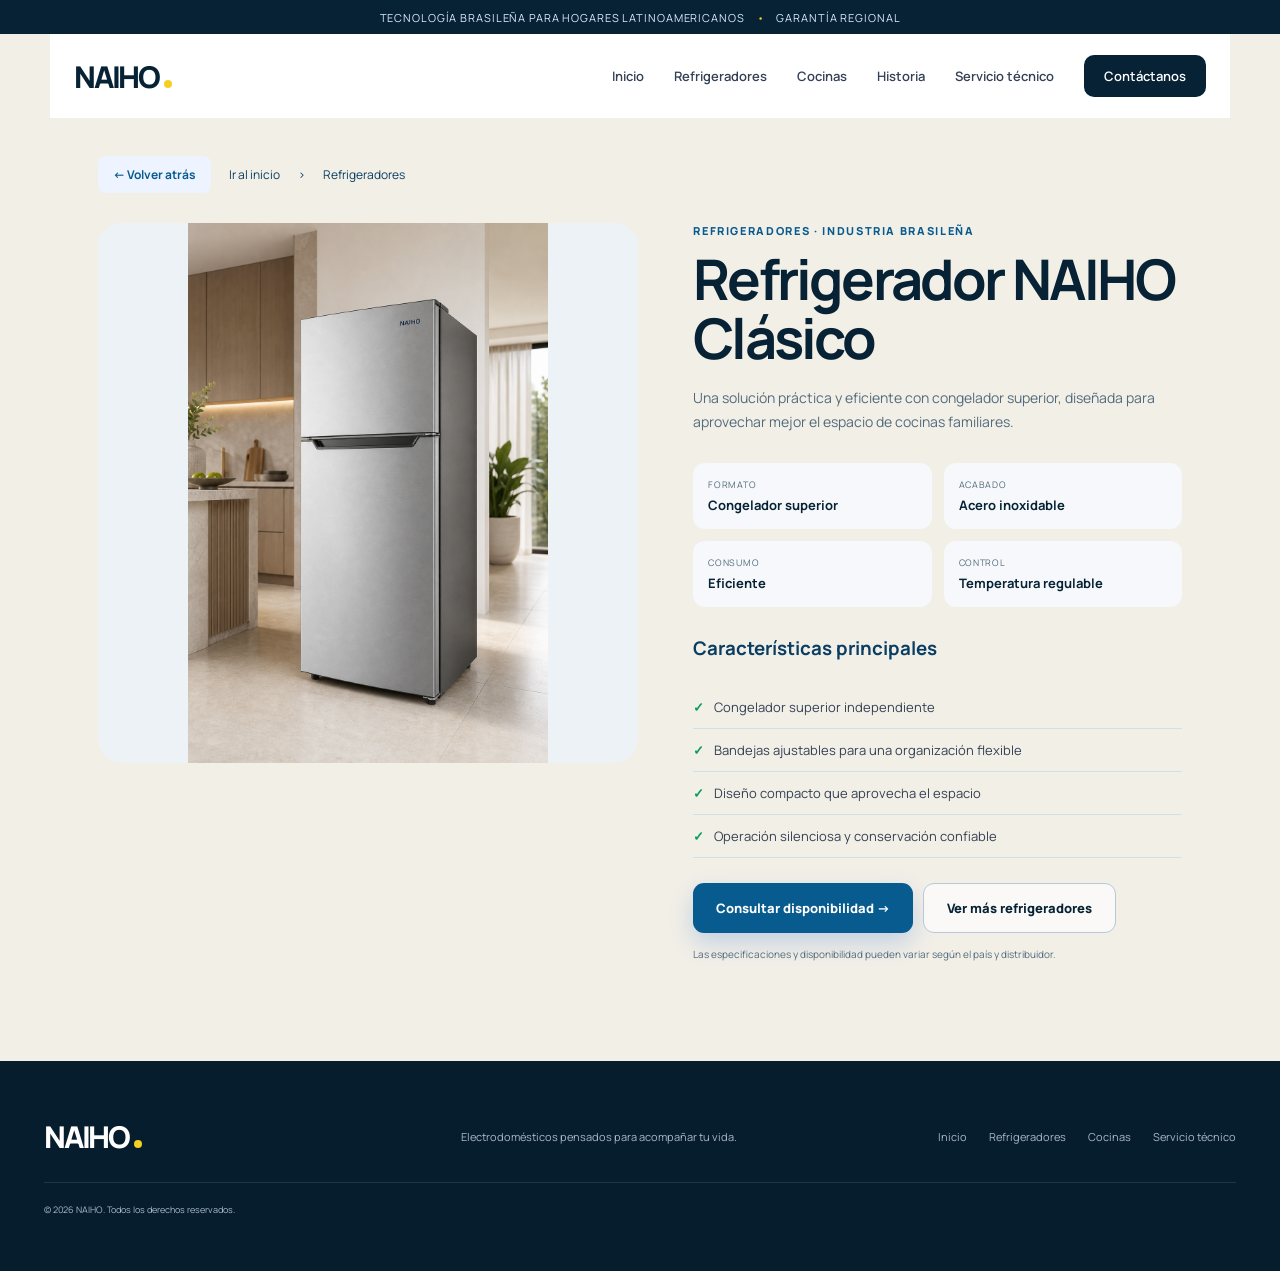
<file: producto-refrigerador-clasico.html>
<!doctype html><html lang="es"><head><meta charset="utf-8"><meta name="viewport" content="width=device-width,initial-scale=1"><title>Refrigerador clásico | NAIHO</title><link href="https://fonts.googleapis.com/css2?family=Manrope:wght@400;500;600;700;800&display=swap" rel="stylesheet"><link rel="stylesheet" href="pages.css"></head><body data-page="detail" data-product="refrigerador-clasico"><script src="pages.js"></script></body></html>
</file>
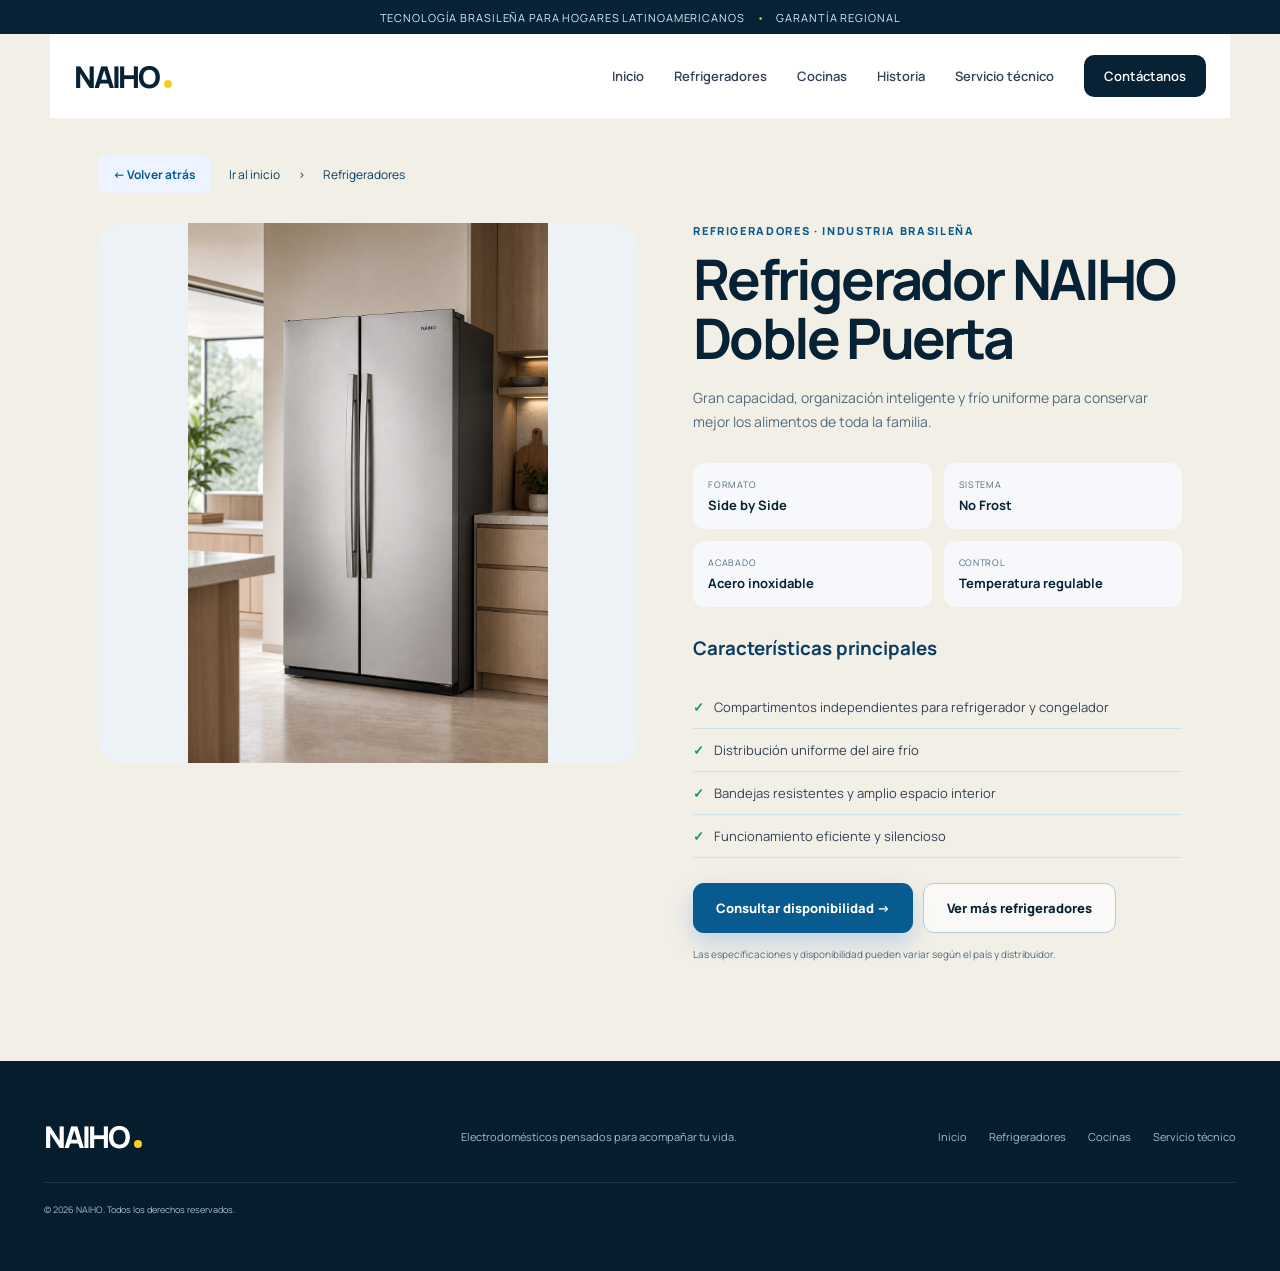
<file: producto-refrigerador-doble.html>
<!doctype html><html lang="es"><head><meta charset="utf-8"><meta name="viewport" content="width=device-width,initial-scale=1"><title>Refrigerador doble puerta | NAIHO</title><link href="https://fonts.googleapis.com/css2?family=Manrope:wght@400;500;600;700;800&display=swap" rel="stylesheet"><link rel="stylesheet" href="pages.css"></head><body data-page="detail" data-product="refrigerador-doble"><script src="pages.js"></script></body></html>
</file>
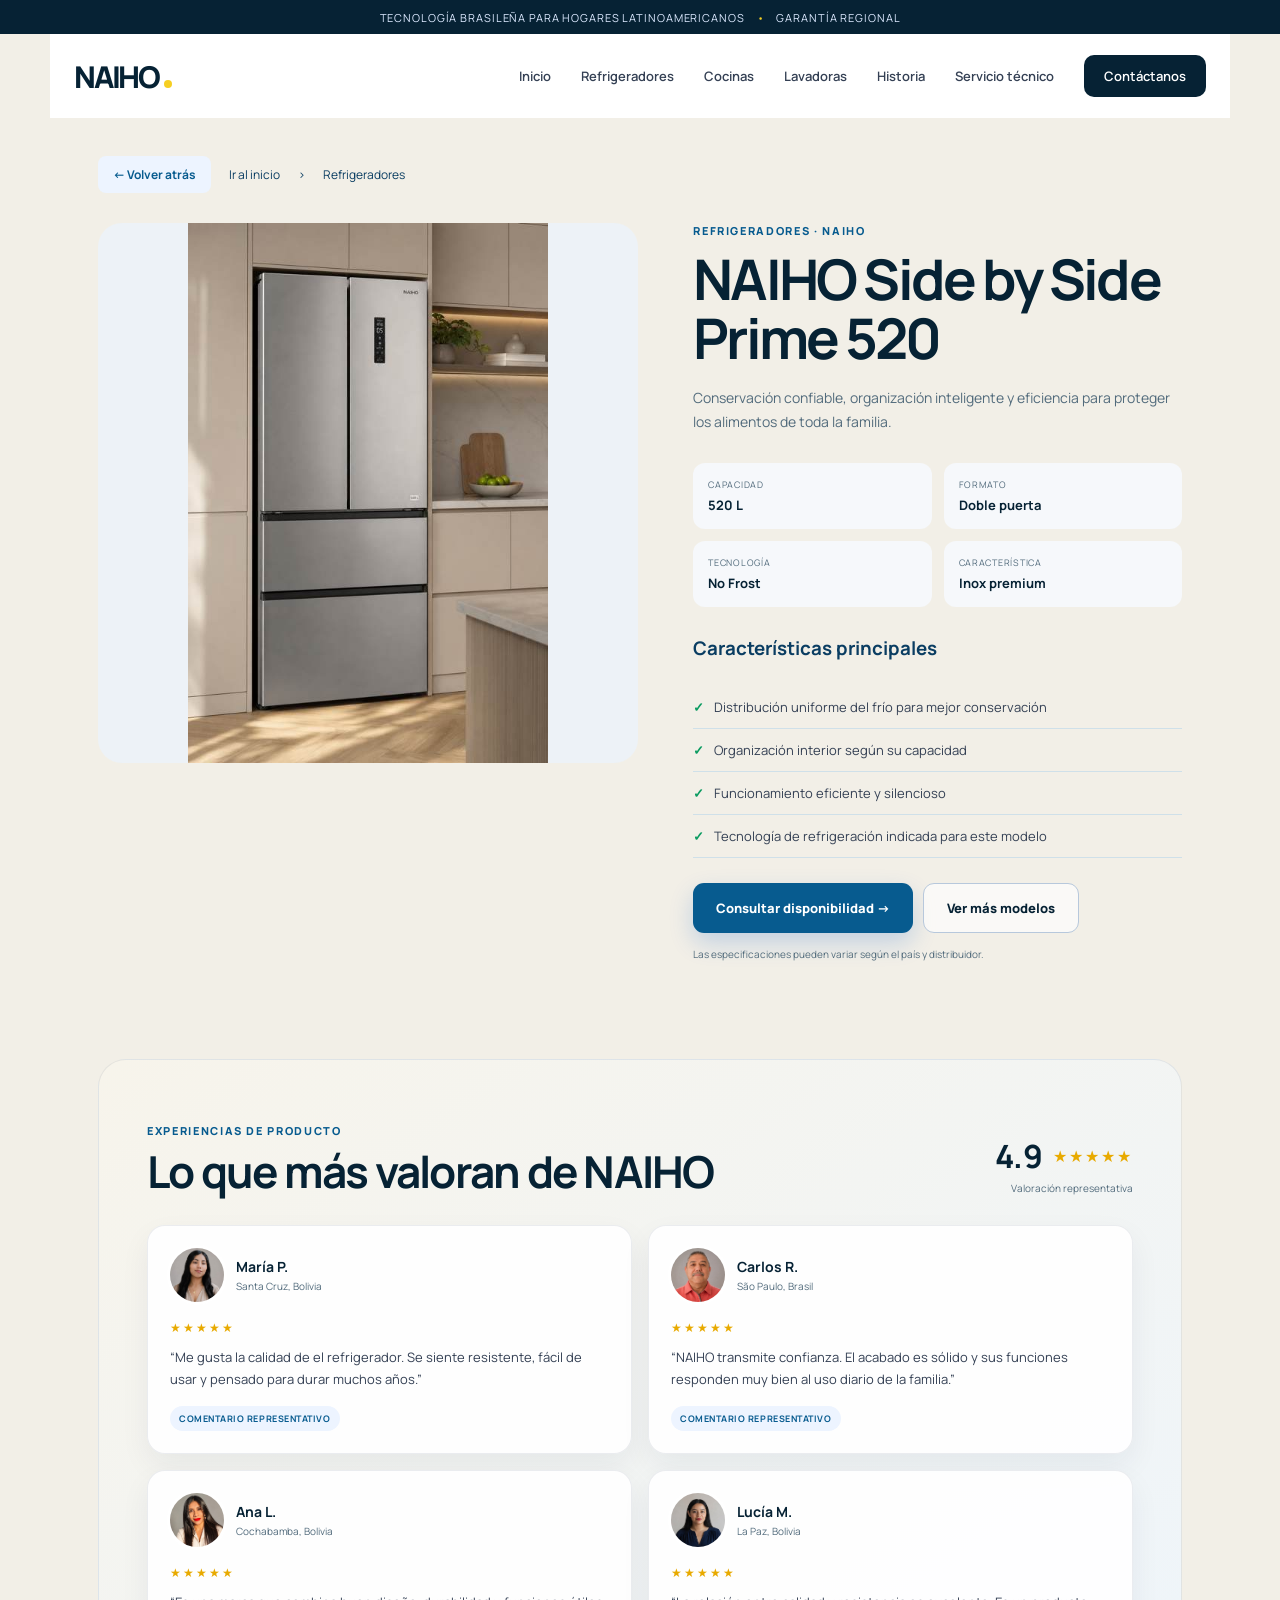
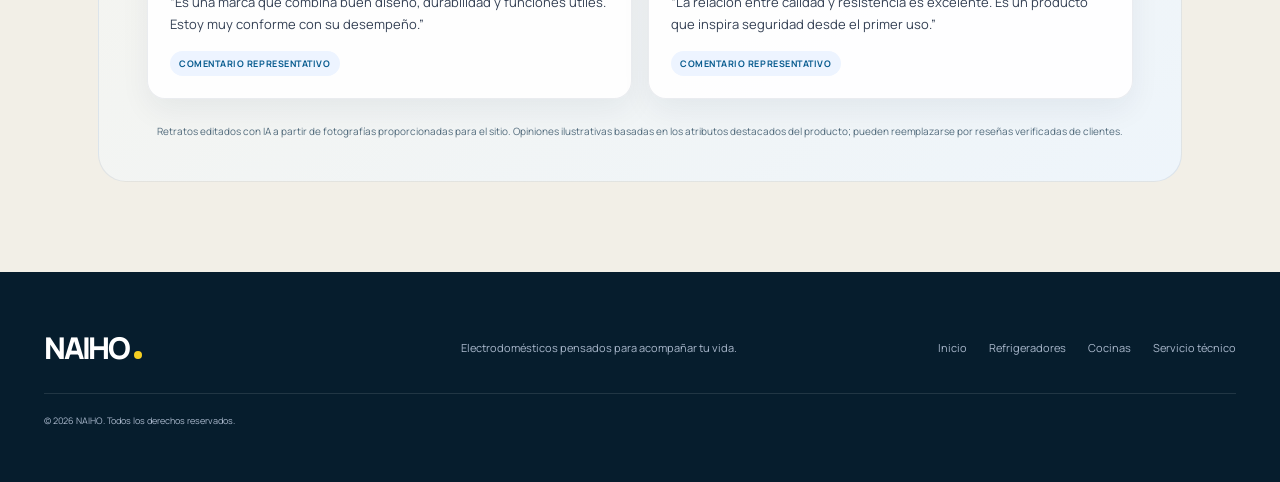
<file: producto.html>
<!doctype html><html lang="es"><head><meta charset="utf-8"><meta name="viewport" content="width=device-width,initial-scale=1"><title>Producto | NAIHO</title><link href="https://fonts.googleapis.com/css2?family=Manrope:wght@400;500;600;700;800&display=swap" rel="stylesheet"><link rel="stylesheet" href="pages.css"></head><body data-page="detail"><script src="pages-v2.js?v=comentarios2"></script></body></html>
</file>
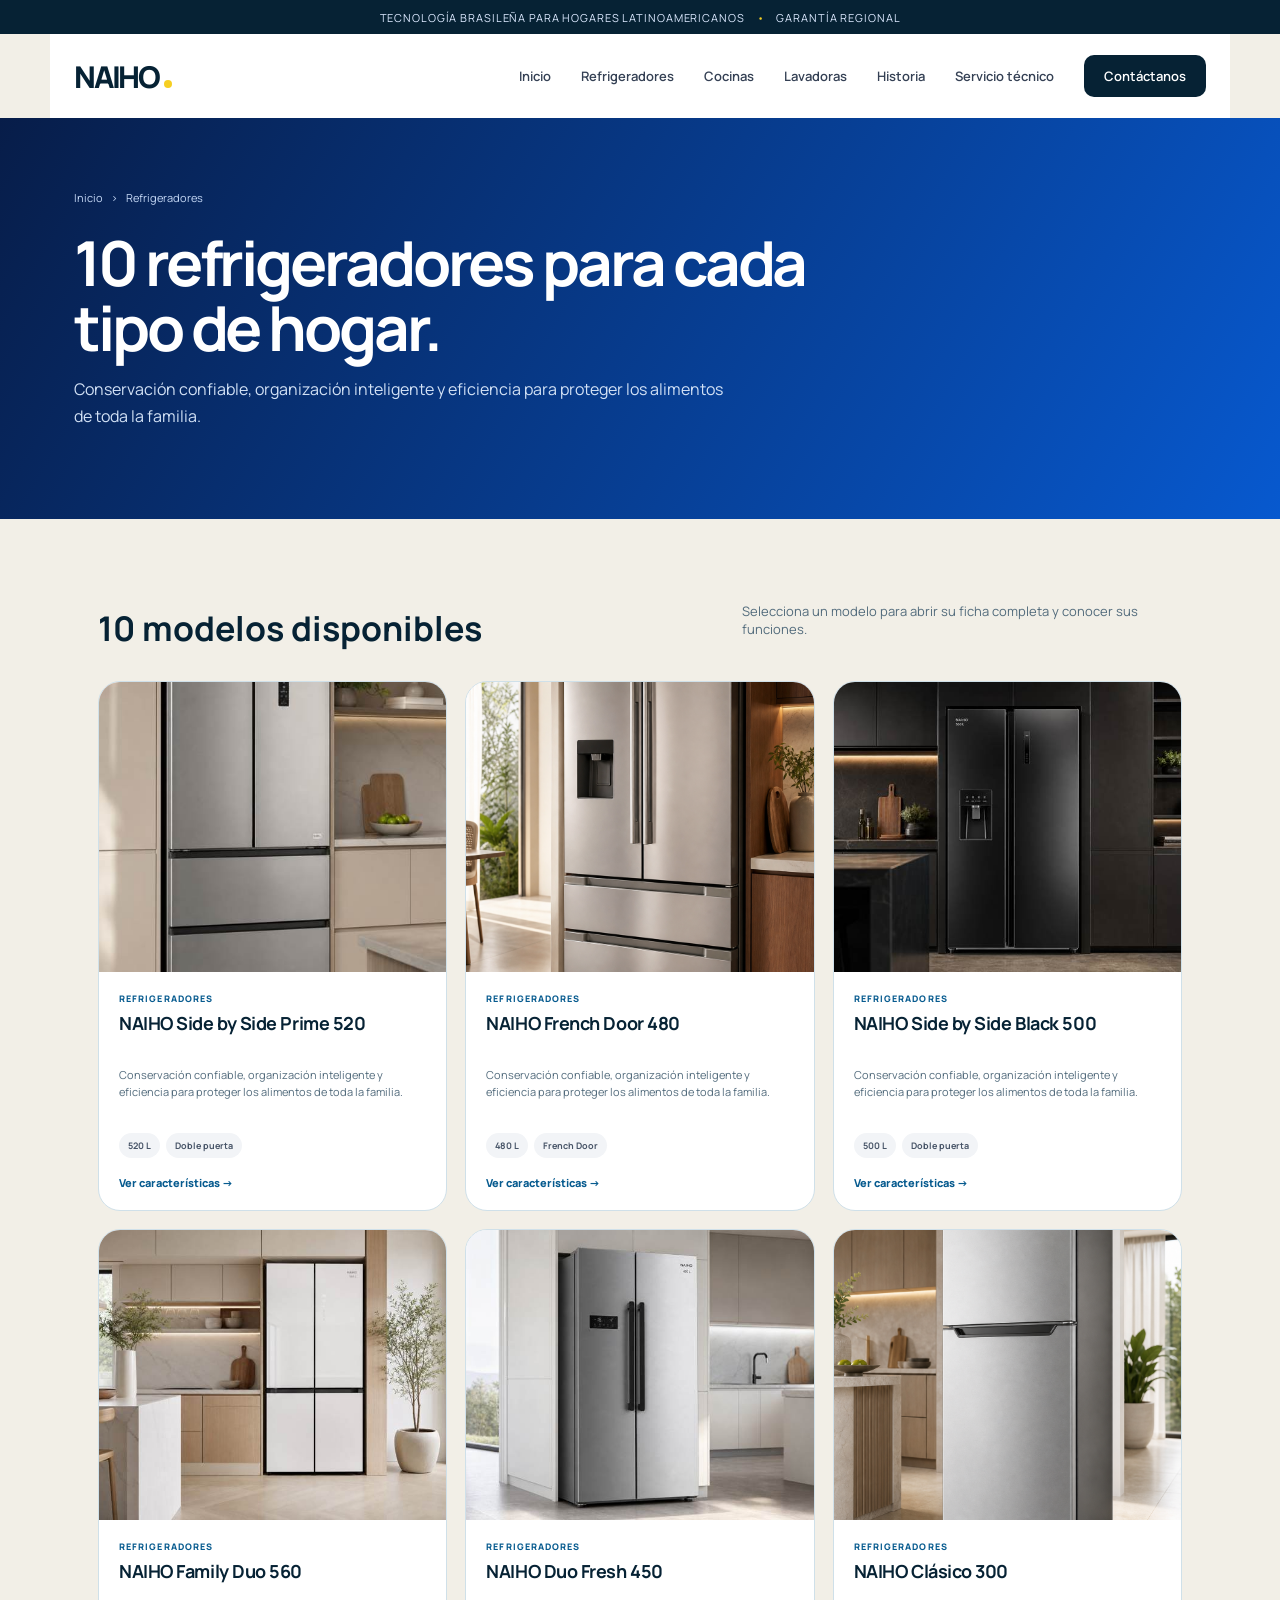
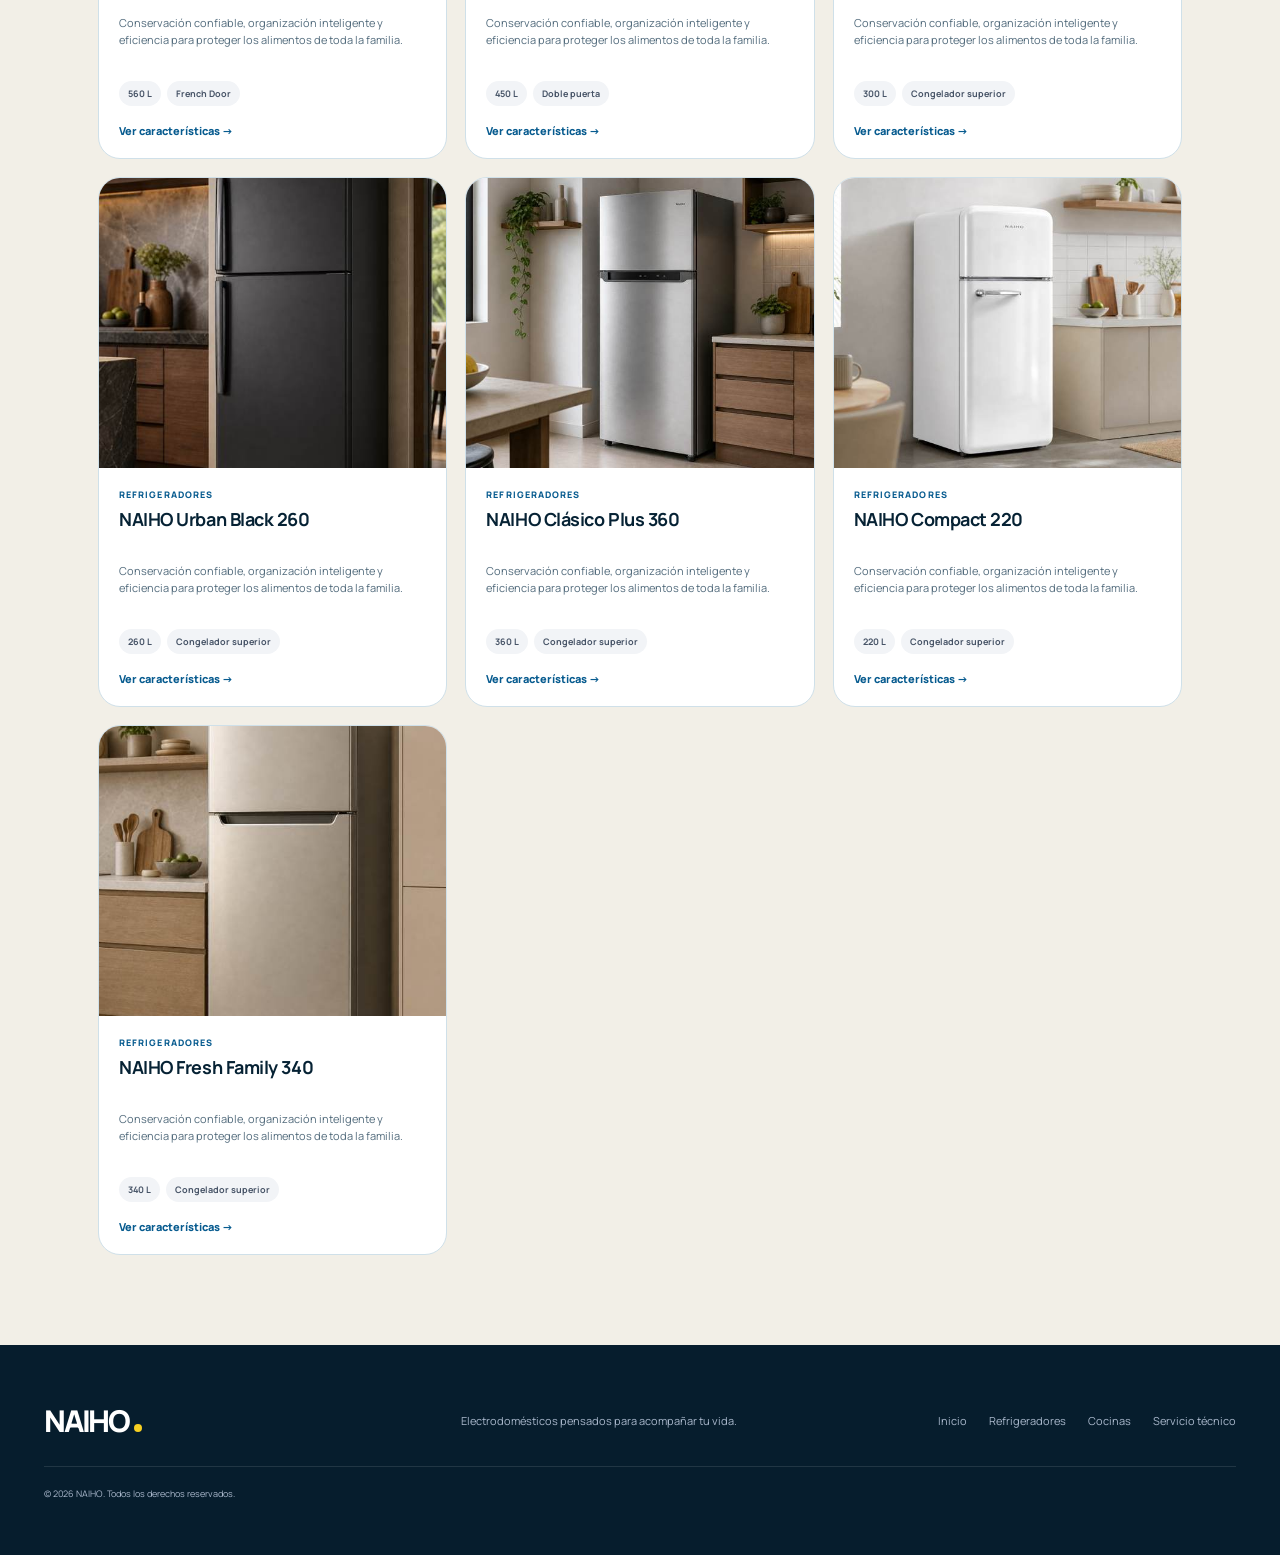
<file: refrigeradores.html>
<!doctype html><html lang="es"><head><meta charset="utf-8"><meta name="viewport" content="width=device-width,initial-scale=1"><meta name="description" content="Refrigeradores NAIHO clásicos y de doble puerta."><title>Refrigeradores | NAIHO</title><link rel="preconnect" href="https://fonts.googleapis.com"><link rel="preconnect" href="https://fonts.gstatic.com" crossorigin><link href="https://fonts.googleapis.com/css2?family=Manrope:wght@400;500;600;700;800&display=swap" rel="stylesheet"><link rel="stylesheet" href="pages.css"><link rel="stylesheet" href="styles.css"></head><body data-page="category" data-category="refrigeradores"><script src="pages-v2.js?v=comentarios2"></script></body></html>
</file>
<file: styles.css>
:root{--navy:#071d49;--blue:#073b91;--bright:#0759cf;--sky:#eaf3ff;--ink:#101828;--muted:#667085;--line:#e4e7ec;--white:#fff;--radius:22px}*{box-sizing:border-box}html{scroll-behavior:smooth}body{margin:0;font-family:Manrope,Arial,sans-serif;color:var(--ink);background:#fff}a{text-decoration:none;color:inherit}button{font:inherit}.topbar{height:34px;background:var(--navy);color:#dce9ff;display:flex;align-items:center;justify-content:center;font-size:11px;letter-spacing:.08em;text-transform:uppercase}.topbar span{color:#45a4ff;margin:0 12px}.header{height:84px;display:flex;align-items:center;justify-content:space-between;max-width:1240px;margin:auto;padding:0 24px;background:#fff}.logo{font-size:30px;font-weight:800;letter-spacing:-.075em;color:var(--navy);position:relative}.logo span{display:inline-block;width:8px;height:8px;background:#0b63ce;border-radius:50%;margin-left:5px}.nav{display:flex;align-items:center;gap:30px;font-size:13px;font-weight:600;color:#344054}.nav a{transition:.2s}.nav a:hover{color:var(--bright)}.nav-cta{background:var(--navy);color:#fff!important;padding:12px 20px;border-radius:10px}.menu{display:none;background:none;border:0;padding:5px}.menu i{display:block;width:25px;height:2px;background:var(--navy);margin:5px}.hero{min-height:675px;display:grid;grid-template-columns:1fr 1fr;background:linear-gradient(115deg,#f7faff 0%,#eef5ff 52%,#dcecff 100%);overflow:hidden}.hero-copy{padding:92px max(32px,calc((100vw - 1240px)/2));padding-right:40px;z-index:2}.eyebrow,.kicker{font-size:11px;font-weight:800;letter-spacing:.15em;color:var(--bright)}.eyebrow span{display:inline-grid;place-items:center;background:var(--bright);color:#fff;border-radius:50%;width:22px;height:22px;margin-right:8px}.hero h1{font-size:clamp(43px,4.4vw,70px);line-height:1.03;letter-spacing:-.055em;margin:20px 0;color:var(--navy);max-width:630px}.hero-copy>p{max-width:585px;font-size:17px;line-height:1.75;color:#475467}.hero-actions{display:flex;gap:12px;margin-top:34px}.button{display:inline-flex;align-items:center;justify-content:center;gap:18px;padding:15px 23px;border-radius:11px;font-size:13px;font-weight:800;transition:.2s}.button:hover{transform:translateY(-2px)}.primary{background:var(--bright);color:#fff;box-shadow:0 10px 25px #0759cf33}.secondary{border:1px solid #b7c8dc;color:var(--navy);background:#ffffffaa}.hero-proof{display:flex;margin-top:50px}.hero-proof div{padding:0 24px;border-left:1px solid #bfd0e4}.hero-proof div:first-child{padding-left:0;border:0}.hero-proof b,.hero-proof small{display:block}.hero-proof b{font-size:15px;color:var(--navy)}.hero-proof small{font-size:10px;margin-top:5px;color:#667085}.hero-visual{position:relative;display:flex;align-items:flex-end;justify-content:center}.hero-visual img{position:relative;z-index:2;max-height:620px;width:min(88%,600px);object-fit:cover;object-position:50% 44%;clip-path:inset(0 0 4% 0 round 36px);filter:drop-shadow(0 30px 30px #001c4a33)}.blue-orbit{position:absolute;width:630px;height:630px;border-radius:50%;background:linear-gradient(145deg,#0a5dd2,#052b70);right:-80px;bottom:-120px}.blue-orbit:before,.blue-orbit:after{content:"";position:absolute;border:1px solid #ffffff33;border-radius:50%;inset:55px}.blue-orbit:after{inset:115px}.hero-label{position:absolute;z-index:4;top:45px;right:35px;color:#fff;background:#071d49;padding:9px 14px;border-radius:30px;font-size:10px;font-weight:800;letter-spacing:.08em;text-transform:uppercase}.floating-card{position:absolute;z-index:4;bottom:45px;left:0;background:#fff;border-radius:14px;padding:14px 18px;display:flex;align-items:center;gap:12px;box-shadow:0 15px 50px #001c4a33}.floating-card>span{display:grid;place-items:center;width:34px;height:34px;border-radius:50%;background:#e9f8ef;color:#13a05f}.floating-card b,.floating-card small{display:block}.floating-card b{font-size:12px}.floating-card small{font-size:9px;color:var(--muted);margin-top:3px}.trust-strip{max-width:1240px;margin:-1px auto 0;display:grid;grid-template-columns:repeat(4,1fr);padding:28px 24px;border-bottom:1px solid var(--line)}.trust-strip article{display:flex;align-items:center;gap:13px;padding:5px 22px;border-right:1px solid var(--line)}.trust-strip article:last-child{border:0}.trust-strip>article>span{color:var(--bright);font-size:22px}.trust-strip b,.trust-strip small{display:block}.trust-strip b{font-size:12px}.trust-strip small{font-size:9px;color:var(--muted);margin-top:4px}.section{max-width:1240px;margin:auto;padding:100px 24px}.section-heading{display:flex;align-items:flex-end;justify-content:space-between;gap:40px}.section-heading h2,.quality h2,.cta h2{font-size:clamp(33px,3.5vw,50px);letter-spacing:-.045em;margin:10px 0;color:var(--navy)}.section-heading>p{max-width:430px;color:var(--muted);line-height:1.7;font-size:14px}.tabs{display:flex;gap:8px;margin:38px 0 25px;overflow-x:auto;padding-bottom:4px}.tab{border:1px solid var(--line);background:#fff;padding:10px 16px;border-radius:40px;color:#475467;font-size:11px;font-weight:700;white-space:nowrap;cursor:pointer}.tab.active{background:var(--navy);color:#fff;border-color:var(--navy)}.product-grid{display:grid;grid-template-columns:repeat(3,1fr);gap:20px}.product-card{border:1px solid var(--line);border-radius:var(--radius);overflow:hidden;background:#fff;transition:.25s}.product-card:hover{transform:translateY(-5px);box-shadow:0 18px 50px #10182812}.product-card.hidden{display:none}.product-image{height:350px;background:#f3f6fa;position:relative;overflow:hidden;display:flex;align-items:flex-end;justify-content:center}.product-image.local img{width:100%;height:100%;object-fit:cover;object-position:center 38%;transition:.4s}.product-card:hover .product-image.local img{transform:scale(1.035)}.product-image.crop img{object-position:center 42%}.badge{position:absolute;z-index:2;top:16px;left:16px;background:var(--bright);color:#fff;padding:7px 10px;border-radius:6px;font-size:9px;font-weight:800;letter-spacing:.08em}.badge.cool{background:#13a05f}.product-info{padding:22px}.product-info small{color:var(--bright);font-size:9px;font-weight:800;letter-spacing:.12em}.product-info h3{font-size:20px;color:var(--navy);margin:7px 0 8px;letter-spacing:-.025em}.product-info p{font-size:12px;line-height:1.6;color:var(--muted);margin:0 0 15px}.chips{display:flex;gap:6px;flex-wrap:wrap}.chips span{font-size:9px;font-weight:700;color:#475467;background:#f2f4f7;padding:6px 9px;border-radius:20px}.product-image.fridge{align-items:center}.fridge.one{background:linear-gradient(145deg,#dbe7f3,#f7fafc)}.fridge.two{background:linear-gradient(145deg,#eff2f5,#d4dbe3)}.appliance{filter:drop-shadow(0 18px 18px #22334a33)}.fridge-art{height:285px;width:145px;background:linear-gradient(90deg,#eef2f5,#fff 45%,#dbe1e6);border-radius:13px 13px 8px 8px;border:2px solid #c2cad2;position:relative}.fridge-art:before{content:"NAIHO";position:absolute;top:18px;left:17px;font-weight:800;font-size:10px;color:#1b2735}.fridge-art:after{content:"";position:absolute;top:40%;left:0;right:0;height:2px;background:#bcc5ce}.fridge-art i{position:absolute;right:12px;width:3px;height:55px;background:#727c86;border-radius:3px}.fridge-art i:first-child{top:55px}.fridge-art i:last-child{top:137px}.fridge-art.slim{width:128px;height:295px;background:linear-gradient(90deg,#26313b,#5b6670 50%,#1a2229);border-color:#131a20}.fridge-art.slim:before{color:#fff}.product-image.stove{align-items:flex-end}.stove.blue{background:linear-gradient(145deg,#dfeaff,#b8cdec)}.stove.silver{background:linear-gradient(145deg,#edf0f3,#c9d0d7)}.stove-art{height:265px;width:220px;background:linear-gradient(90deg,#e1e5e8,#fff 45%,#c8cdd1);border:2px solid #aab2b9;border-radius:12px 12px 3px 3px;position:relative}.stove-art:after{content:"";position:absolute;left:18px;right:18px;top:90px;height:125px;background:#151d24;border-radius:7px;border:5px solid #d4d8da}.stove-art>b{position:absolute;z-index:2;top:67px;left:91px;font-size:9px}.burners{height:58px;background:#929ba2;display:grid;grid-template-columns:repeat(3,1fr);gap:6px;padding:8px;border-radius:9px 9px 0 0}.burners i{background:#1b2228;border-radius:50%;border:4px solid #d9dde0}.burners.five{grid-template-columns:repeat(3,1fr)}.burners.five i:nth-child(4){grid-column:1/2;margin-left:18px}.burners.five i:nth-child(5){grid-column:3/4;margin-right:18px}.quality{background:var(--navy);color:#fff;display:grid;grid-template-columns:1fr 1fr;min-height:720px}.quality-image{position:relative;overflow:hidden;min-height:620px}.quality-image:after{content:"";position:absolute;inset:0;background:linear-gradient(90deg,transparent 60%,var(--navy))}.quality-image img{width:100%;height:100%;object-fit:cover;object-position:center 38%}.quality-image>span{position:absolute;z-index:2;left:9%;bottom:8%;width:115px;height:115px;border-radius:50%;background:#fff;color:var(--blue);display:grid;place-content:center;text-align:center;line-height:1.1;font-size:11px;transform:rotate(-8deg);box-shadow:0 10px 40px #001a4b55}.quality-image span b{font-size:24px;text-transform:uppercase}.quality-copy{padding:90px max(30px,calc((100vw - 1240px)/2));padding-left:70px}.kicker.light{color:#6eb2ff}.quality h2{color:#fff}.quality-copy>p{color:#bac6d9;line-height:1.8;max-width:580px;font-size:14px}.quality-list{margin-top:38px}.quality-list article{display:flex;gap:20px;padding:20px 0;border-top:1px solid #ffffff1f}.quality-list article>span{font-size:12px;color:#6eb2ff;font-weight:800}.quality-list b{font-size:14px}.quality-list p{font-size:11px;color:#9eacc2;line-height:1.6;margin:6px 0 0}.cta{max-width:1192px;margin:90px auto;padding:60px 65px;border-radius:28px;background:linear-gradient(120deg,#e7f1ff,#f7faff);display:flex;align-items:center;justify-content:space-between;gap:30px}.cta h2{margin-bottom:5px}.cta p{color:var(--muted);font-size:13px}footer{background:#061735;color:#aab8cc;padding:55px max(24px,calc((100vw - 1192px)/2));display:grid;grid-template-columns:1.2fr 1.3fr 1fr;align-items:center;gap:25px}footer .light-logo{color:#fff}footer p{font-size:11px}footer>div{display:flex;justify-content:flex-end;gap:22px;font-size:11px}footer>small{grid-column:1/-1;border-top:1px solid #ffffff1c;padding-top:20px;font-size:9px}.light-logo span{background:#5cacff}
@media(max-width:900px){.menu{display:block}.nav{position:absolute;z-index:10;top:118px;left:16px;right:16px;background:#fff;padding:25px;border-radius:16px;box-shadow:0 20px 60px #0b183333;display:none;flex-direction:column;align-items:stretch}.nav.open{display:flex}.hero{grid-template-columns:1fr}.hero-copy{padding:70px 28px 25px}.hero-visual{min-height:540px}.hero-visual img{max-height:520px}.blue-orbit{right:-140px}.floating-card{left:25px}.trust-strip{grid-template-columns:1fr 1fr}.trust-strip article:nth-child(2){border-right:0}.product-grid{grid-template-columns:1fr 1fr}.quality{grid-template-columns:1fr}.quality-image{min-height:590px}.quality-copy{padding:65px 28px}.cta{margin:60px 24px}.section-heading{align-items:flex-start;flex-direction:column}.section-heading>p{margin:0}.product-image{height:330px}}
@media(max-width:600px){.topbar{font-size:8px;text-align:center;padding:0 8px}.header{height:72px}.nav{top:104px}.hero-copy{padding-top:50px}.hero h1{font-size:42px}.hero-copy>p{font-size:14px}.hero-actions{flex-direction:column;align-items:stretch}.hero-proof{display:grid;grid-template-columns:1fr 1fr;gap:20px}.hero-proof div{padding:0 12px}.hero-proof div:nth-child(3){grid-column:1/-1;border:0;padding:0}.hero-visual{min-height:440px}.hero-visual img{max-height:420px;width:95%}.blue-orbit{width:460px;height:460px}.hero-label{top:15px;right:15px}.floating-card{bottom:20px}.trust-strip{grid-template-columns:1fr;padding:20px 18px}.trust-strip article{border-right:0;border-bottom:1px solid var(--line);padding:14px 5px}.section{padding:70px 18px}.product-grid{grid-template-columns:1fr}.product-image{height:390px}.quality-image{min-height:500px}.quality-image:after{background:linear-gradient(0deg,var(--navy),transparent 50%)}.quality-copy{padding-top:30px}.cta{padding:42px 25px;flex-direction:column;align-items:flex-start}.cta .button{width:100%}footer{grid-template-columns:1fr;text-align:center}footer>div{justify-content:center}footer>small{grid-column:1}}

/* Refined responsive layout */
.header,.section,.trust-strip{max-width:1180px}.hero{min-height:590px;grid-template-columns:minmax(0,1fr) minmax(470px,1fr)}.hero-copy{padding-top:72px;padding-bottom:58px}.hero h1{font-size:clamp(40px,3.7vw,56px);max-width:560px;line-height:1.06}.hero-copy>p{font-size:15px;max-width:540px}.hero-visual img{max-height:550px;width:min(82%,520px)}.blue-orbit{width:560px;height:560px}.hero-proof{margin-top:38px}.section{padding-top:82px;padding-bottom:82px}.section-heading h2,.quality h2,.cta h2{font-size:clamp(30px,3vw,44px)}.product-grid{gap:18px;align-items:stretch}.product-card{display:flex;flex-direction:column}.product-image{height:290px;align-items:center;background:#eef2f6}.product-info{padding:20px;display:flex;flex-direction:column;flex:1}.product-info h3{font-size:18px;line-height:1.25;min-height:45px}.product-info p{font-size:11px;min-height:36px}.chips{margin-top:auto}.product-image.real-photo img{width:100%;height:100%;object-fit:cover;object-position:center 48%;transition:transform .4s}.product-image.real-photo.landscape img{object-position:center center}.product-card:hover .real-photo img{transform:scale(1.025)}.quality{min-height:640px}.quality-copy{padding-top:70px;padding-bottom:70px}.cta{max-width:1132px}
@media (min-width:901px) and (max-width:1180px){.header{padding-left:32px;padding-right:32px}.nav{gap:18px}.hero{grid-template-columns:52% 48%}.hero-copy{padding-left:42px;padding-right:24px}.hero h1{font-size:46px}.hero-visual img{width:90%;max-height:520px}.blue-orbit{right:-170px}.floating-card{left:18px}.product-grid{grid-template-columns:repeat(3,minmax(0,1fr))}.section{padding-left:32px;padding-right:32px}.product-image{height:260px}.product-info h3{font-size:17px}}
@media(max-width:900px){.hero{grid-template-columns:1fr}.hero h1{font-size:clamp(38px,8vw,52px)}.product-grid{grid-template-columns:repeat(2,minmax(0,1fr))}.product-image{height:310px}}
@media(max-width:600px){.hero h1{font-size:37px}.hero-visual{min-height:410px}.hero-visual img{max-height:390px}.hero-proof b{font-size:13px}.section-heading h2,.quality h2,.cta h2{font-size:31px}.product-grid{grid-template-columns:1fr}.product-image{height:360px}.product-info h3,.product-info p{min-height:0}.quality-image{min-height:440px}}
.card-link{display:inline-flex;margin-top:17px;color:var(--bright);font-size:11px;font-weight:800}.card-link:hover{text-decoration:underline}

/* Paleta original NAIHO */
:root{--navy:#062234;--blue:#075b8f;--bright:#075b8f;--green:#117044;--yellow:#f6cf22;--cream:#f2efe7;--sky:#d9e8ef;--ink:#0a3d62;--muted:#526b7c;--line:#cfe0e9}
body{background:var(--cream)}
.header,.product-card,.tab{background:#fff}
.logo span,.light-logo span{background:var(--yellow)}
.topbar span{color:var(--yellow)}
.hero{background:linear-gradient(115deg,#f2efe7 0%,#edf2ef 52%,#d9e8ef 100%)}
.blue-orbit{background:linear-gradient(145deg,var(--green),var(--navy))}
.eyebrow span,.primary,.badge{background:var(--blue)}
.badge.cool,.floating-card>span{background:var(--green);color:#fff}
.tab.active{background:var(--navy);border-color:var(--yellow);box-shadow:inset 0 -3px 0 var(--yellow)}
.trust-strip,.products{background:#fff}
.quality{background:var(--navy)}
.kicker.light,.quality-list article>span{color:var(--yellow)}
.cta{background:linear-gradient(120deg,#f6cf2230,#d9e8ef)}
footer{background:#061d2d}
.service-section{background:var(--cream);max-width:none;padding-left:max(24px,calc((100vw - 1132px)/2));padding-right:max(24px,calc((100vw - 1132px)/2))}.service-heading{max-width:1132px;margin:auto}.service-grid{max-width:1132px;margin:35px auto 0;display:grid;grid-template-columns:repeat(3,1fr);gap:14px}.service-grid article{background:#fff;border:1px solid var(--line);border-radius:15px;padding:18px;display:flex;align-items:center;gap:14px;box-shadow:0 8px 30px #0622340a}.service-grid article>span{width:42px;height:42px;border-radius:50%;display:grid;place-items:center;background:var(--navy);color:var(--yellow);font-size:10px;font-weight:800;letter-spacing:.06em;flex:0 0 auto}.service-grid article div{display:grid;grid-template-columns:auto auto;column-gap:10px;align-items:center}.service-grid b{grid-column:1/-1;color:var(--navy);font-size:13px;margin-bottom:4px}.service-grid a{font-size:11px;color:var(--blue);font-weight:700}.service-grid a:hover{text-decoration:underline}.service-note{max-width:1132px;margin:20px auto 0;color:var(--muted);font-size:10px}@media(max-width:800px){.service-grid{grid-template-columns:repeat(2,1fr)}}@media(max-width:520px){.service-grid{grid-template-columns:1fr}.service-grid article{padding:16px}}
.history-section{background:linear-gradient(125deg,var(--navy),#07344d);color:#fff;padding:85px max(24px,calc((100vw - 1132px)/2));display:grid;grid-template-columns:1.15fr .85fr;gap:70px;align-items:center}.history-copy h2{font-size:clamp(35px,4vw,52px);line-height:1.06;letter-spacing:-.05em;margin:12px 0 18px}.history-copy>p{color:#cfe0e9;max-width:650px;line-height:1.8;font-size:14px}.history-stats{display:flex;margin-top:34px}.history-stats div{padding:0 24px;border-left:1px solid #ffffff2b}.history-stats div:first-child{padding-left:0;border:0}.history-stats b,.history-stats small{display:block}.history-stats b{color:var(--yellow);font-size:21px}.history-stats small{color:#cfe0e9;font-size:9px;margin-top:5px}.factory-card{background:#fff;color:var(--ink);border-radius:22px;padding:35px;font-style:normal;border-top:5px solid var(--yellow);box-shadow:0 24px 60px #00162255}.factory-card>span{font-size:9px;font-weight:800;color:var(--green);letter-spacing:.14em}.factory-card h3{font-size:24px;color:var(--navy);margin:9px 0}.factory-card p{color:var(--muted);line-height:1.7;font-size:13px}.factory-card a{display:inline-flex;margin-top:12px;color:var(--blue);font-size:11px;font-weight:800}.factory-card a:hover{text-decoration:underline}@media(max-width:800px){.history-section{grid-template-columns:1fr;gap:38px}.history-stats{flex-wrap:wrap;gap:20px}.history-stats div{padding:0 16px}}@media(max-width:520px){.history-section{padding-top:65px;padding-bottom:65px}.history-stats{display:grid;grid-template-columns:1fr 1fr}.history-stats div:nth-child(3){border:0;padding:0}.factory-card{padding:27px}}
.history-factory{grid-column:1/-1;margin:0;position:relative;height:390px;border-radius:24px;overflow:hidden;box-shadow:0 25px 70px #00162266}.history-factory img{width:100%;height:100%;object-fit:cover}.history-factory:after{content:"";position:absolute;inset:0;background:linear-gradient(0deg,#062234cc,transparent 45%)}.history-factory figcaption{position:absolute;z-index:2;left:26px;bottom:22px;color:#fff;font-size:11px;font-weight:700;letter-spacing:.04em}@media(max-width:800px){.history-factory{height:300px}}@media(max-width:520px){.history-factory{height:230px;border-radius:17px}.history-factory figcaption{left:18px;bottom:15px;right:18px}}
.catalog-grid{grid-template-columns:repeat(3,minmax(0,1fr))}.catalog-grid .product-info h3{min-height:46px}.catalog-grid .product-info p{min-height:52px}@media(max-width:900px){.catalog-grid{grid-template-columns:repeat(2,minmax(0,1fr))}}@media(max-width:600px){.catalog-grid{grid-template-columns:1fr}.catalog-grid .product-info h3,.catalog-grid .product-info p{min-height:0}}
</file>
<file: pages.css>
@import url('styles.css');
.sub-hero{background:linear-gradient(120deg,#071d49,#0759cf);color:#fff;padding:72px 24px}.sub-hero>div{max-width:1132px;margin:auto}.breadcrumbs{display:flex;gap:8px;align-items:center;font-size:11px;color:#c7daf7;margin-bottom:25px}.breadcrumbs a:hover{color:#fff}.sub-hero h1{font-size:clamp(38px,5vw,62px);line-height:1.05;letter-spacing:-.05em;margin:0 0 15px;max-width:750px}.sub-hero p{max-width:650px;color:#d2e1f5;line-height:1.7}.category-wrap{max-width:1132px;margin:auto;padding:70px 24px 90px}.category-intro{display:flex;justify-content:space-between;align-items:end;gap:30px;margin-bottom:30px}.category-intro h2{font-size:34px;color:var(--navy);margin:0}.category-intro p{max-width:440px;color:var(--muted);font-size:13px}.detail{max-width:1132px;margin:auto;padding:38px 24px 90px}.back-row{display:flex;gap:18px;align-items:center;margin-bottom:30px;font-size:12px}.back-button{border:0;background:#edf4ff;color:var(--blue);padding:10px 15px;border-radius:8px;font-weight:700;cursor:pointer}.detail-grid{display:grid;grid-template-columns:1.05fr .95fr;gap:55px;align-items:start}.detail-photo{background:#edf2f7;border-radius:24px;overflow:hidden;aspect-ratio:1/1}.detail-photo img{width:100%;height:100%;object-fit:cover}.detail-copy .kicker{display:block;margin-bottom:12px}.detail-copy h1{font-size:clamp(36px,4.5vw,56px);line-height:1.05;color:var(--navy);letter-spacing:-.05em;margin:0 0 18px}.detail-copy>.lead{color:var(--muted);line-height:1.75;font-size:14px}.spec-grid{display:grid;grid-template-columns:1fr 1fr;gap:12px;margin:28px 0}.spec{background:#f6f8fb;border-radius:12px;padding:15px}.spec small,.spec b{display:block}.spec small{font-size:9px;color:var(--muted);text-transform:uppercase;letter-spacing:.08em}.spec b{font-size:13px;color:var(--navy);margin-top:5px}.feature-list{list-style:none;padding:0;margin:25px 0}.feature-list li{padding:12px 0;border-bottom:1px solid var(--line);font-size:13px;color:#344054}.feature-list li:before{content:'✓';color:#0a9b60;font-weight:800;margin-right:10px}.detail-actions{display:flex;gap:10px;flex-wrap:wrap}.mini-note{font-size:10px;color:var(--muted);margin-top:14px}.page-footer{margin-top:0}@media(max-width:800px){.detail-grid{grid-template-columns:1fr}.category-intro{align-items:start;flex-direction:column}.sub-hero{padding-top:55px}.detail-photo{aspect-ratio:4/3}}@media(max-width:600px){.sub-hero h1{font-size:38px}.category-wrap,.detail{padding-left:18px;padding-right:18px}.spec-grid{grid-template-columns:1fr}.detail-copy h1{font-size:36px}.detail-actions .button{width:100%}}
.product-gallery{display:grid;grid-template-columns:repeat(4,1fr);gap:10px;margin-top:14px}.gallery-thumb{padding:0;border:2px solid transparent;border-radius:14px;overflow:hidden;background:#fff;cursor:pointer;aspect-ratio:1}.gallery-thumb.active{border-color:#f4b400}.gallery-thumb img{width:100%;height:100%;object-fit:cover;display:block}.detail-photo img{object-fit:contain}.product-card .real-photo img{object-fit:cover}@media(max-width:640px){.product-gallery{gap:7px}.gallery-thumb{border-radius:10px}}
.testimonial-section{margin-top:88px;padding:58px 48px 42px;background:linear-gradient(145deg,#f7f4eb 0%,#eef5fb 100%);border:1px solid rgba(7,29,73,.08);border-radius:28px}.testimonial-heading{display:flex;align-items:end;justify-content:space-between;gap:30px;margin-bottom:30px}.testimonial-heading h2{margin:8px 0 0;color:var(--navy);font-size:clamp(30px,4vw,44px);line-height:1.08;letter-spacing:-.04em}.rating-summary{display:grid;grid-template-columns:auto auto;align-items:center;gap:3px 10px;text-align:right}.rating-summary b{font-size:32px;color:var(--navy)}.rating-summary span,.testimonial-stars{color:#e8aa00;letter-spacing:2px}.rating-summary small{grid-column:1/-1;color:var(--muted);font-size:10px}.testimonial-grid{display:grid;grid-template-columns:repeat(2,minmax(0,1fr));gap:16px}.testimonial-card{background:rgba(255,255,255,.9);border:1px solid rgba(7,29,73,.08);border-radius:18px;padding:22px;box-shadow:0 12px 30px rgba(7,29,73,.06)}.testimonial-person{display:flex;align-items:center;gap:12px}.testimonial-person img{width:54px;height:54px;border-radius:50%;object-fit:cover;box-shadow:0 0 0 3px #fff}.testimonial-person b,.testimonial-person small{display:block}.testimonial-person b{font-size:14px;color:var(--navy)}.testimonial-person small{font-size:10px;color:var(--muted);margin-top:3px}.testimonial-stars{font-size:12px;margin:17px 0 10px}.testimonial-card p{margin:0;color:#344054;font-size:13px;line-height:1.7}.testimonial-tag{display:inline-block;margin-top:16px;padding:6px 9px;border-radius:999px;background:#edf4ff;color:var(--blue);font-size:9px;font-weight:700;text-transform:uppercase;letter-spacing:.06em}.testimonial-disclaimer{margin:24px 0 0;color:var(--muted);font-size:10px;line-height:1.6;text-align:center}@media(max-width:760px){.testimonial-section{margin-top:58px;padding:34px 20px 28px;border-radius:20px}.testimonial-heading{align-items:start;flex-direction:column}.rating-summary{text-align:left}.testimonial-grid{grid-template-columns:1fr}}
</file>
